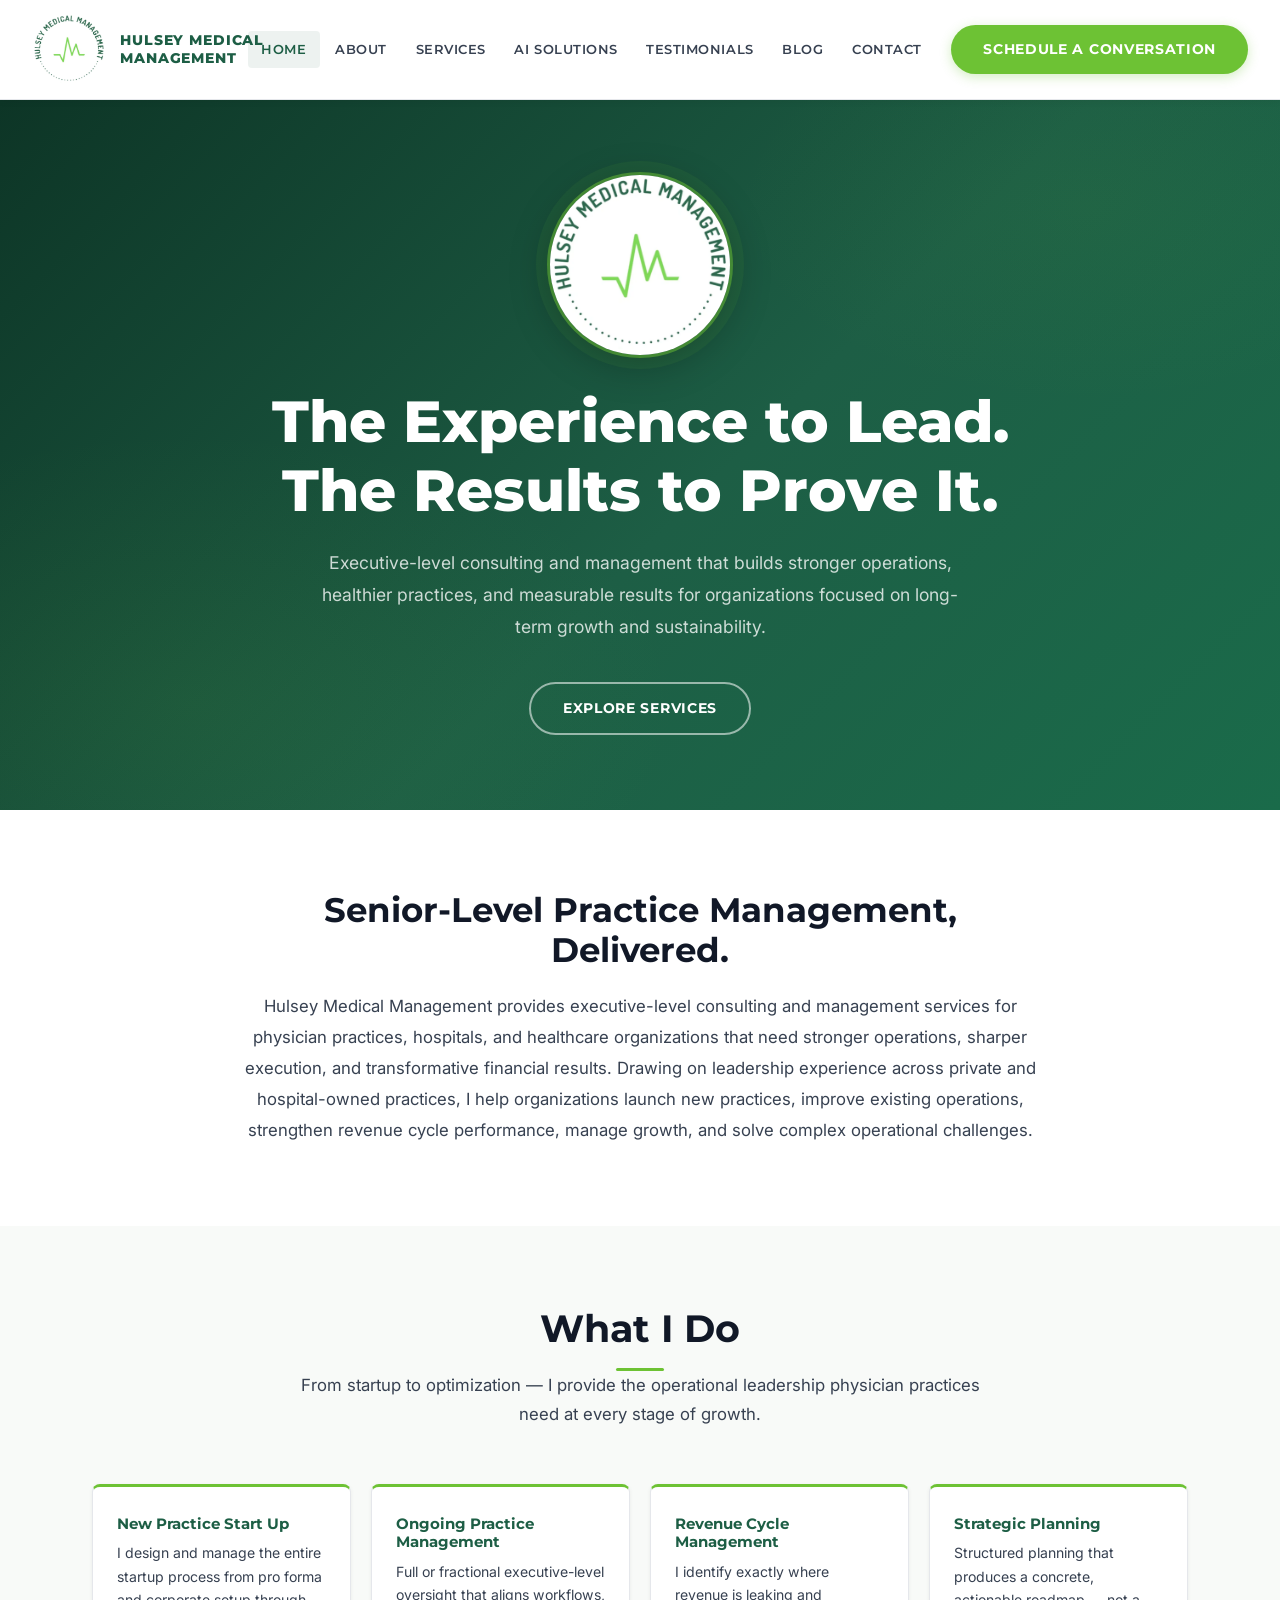
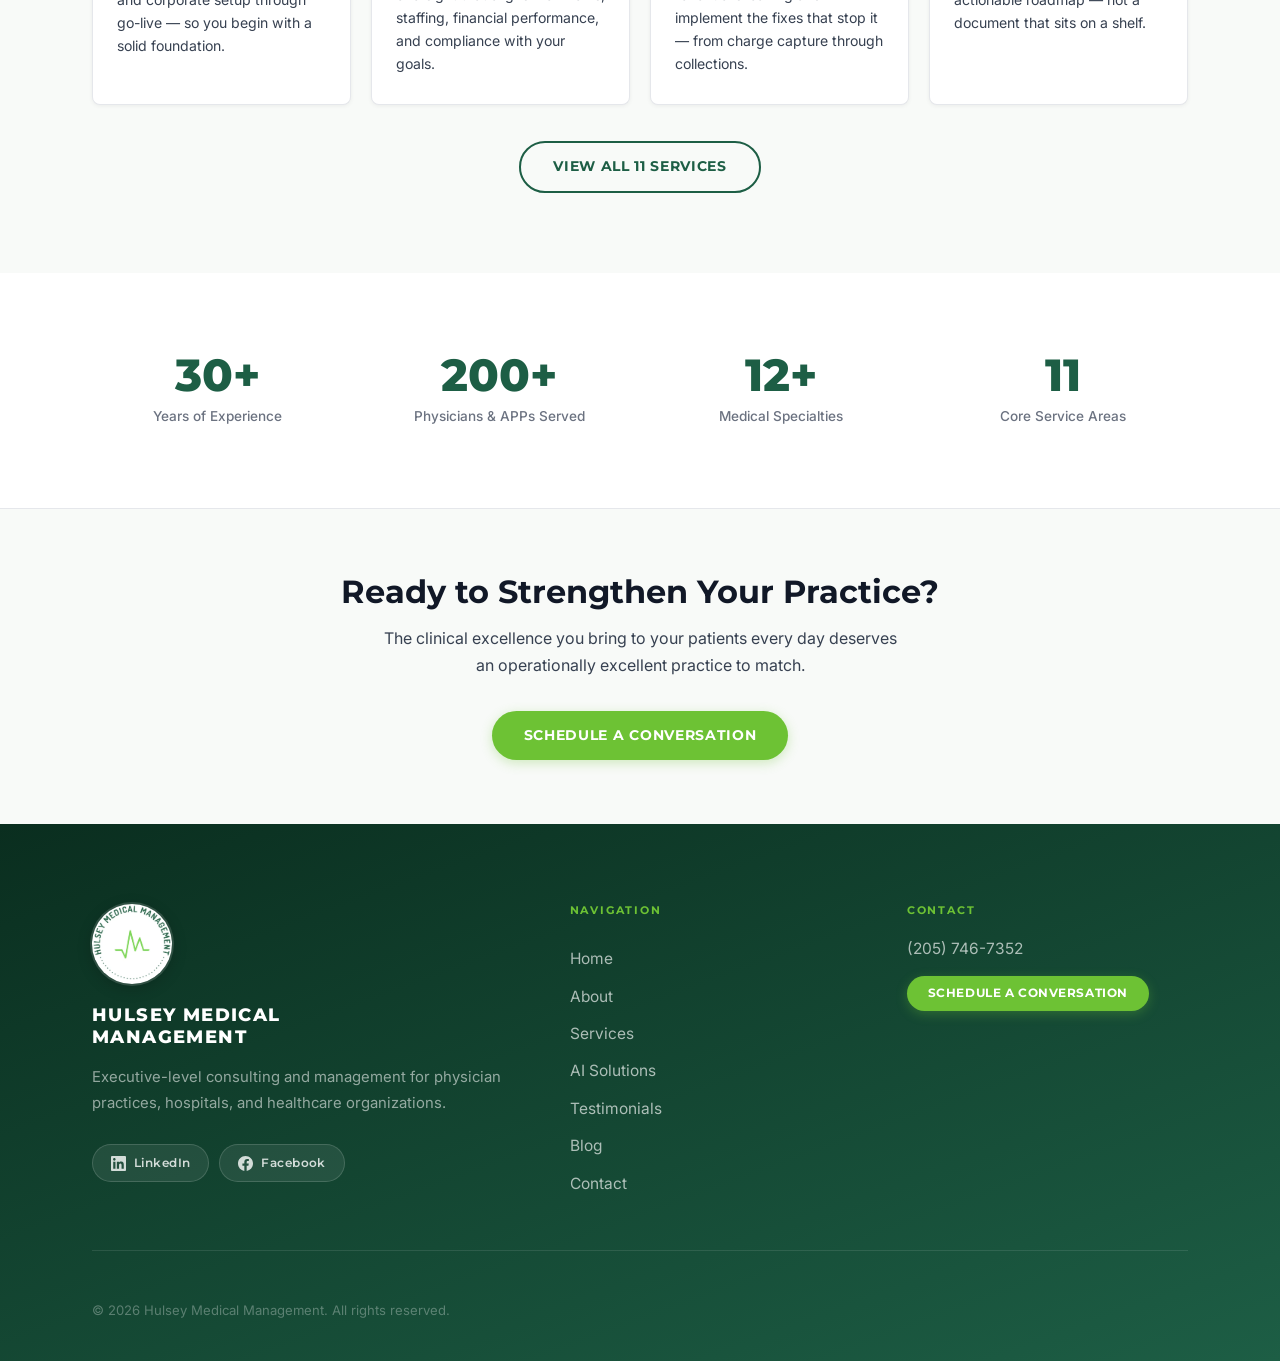
<file: index.html>
﻿<!DOCTYPE html>
<html lang="en">
<head>
  <meta charset="UTF-8" />
  <meta name="viewport" content="width=device-width, initial-scale=1.0" />
  <title>Hulsey Medical Management | Executive Physician Practice Consulting</title>
  <meta name="description" content="Executive-level consulting and management for physician practices, hospitals, and healthcare organizations. 30 years of proven leadership." />
  <link rel="stylesheet" href="css/styles.css?v=8" />
</head>
<body>

  <nav class="nav" role="navigation" aria-label="Main navigation">
    <div class="nav__inner">
      <a href="index.html" class="nav__logo"><img src="images/logo.png" alt="Hulsey Medical Management" /><span class="nav__logo-text">Hulsey Medical<br>Management</span></a>
      <ul class="nav__links" role="list">
        <li><a href="index.html">Home</a></li>
        <li><a href="about.html">About</a></li>
        <li><a href="services.html">Services</a></li>
        <li><a href="ai-services.html">AI Solutions</a></li>
        <li><a href="testimonials.html">Testimonials</a></li>
        <li><a href="blog.html">Blog</a></li>
        <li><a href="contact.html">Contact</a></li>
      </ul>
      <div class="nav__actions">
        <a href="contact.html" class="btn btn--primary nav__cta">Schedule a Conversation</a>
        <button class="nav__hamburger" aria-label="Toggle menu"><span></span><span></span><span></span></button>
      </div>
    </div>
  </nav>
  <nav class="nav__mobile" aria-label="Mobile navigation">
    <a href="index.html">Home</a><a href="about.html">About</a><a href="services.html">Services</a>
    <a href="ai-services.html">AI Solutions</a><a href="testimonials.html">Testimonials</a>
    <a href="blog.html">Blog</a><a href="contact.html">Contact</a>
  </nav>

  <!-- HERO -->
  <section class="hero" aria-label="Hero">
    <div class="hero__content">
      <div class="hero__logo">
        <img src="images/logo.png" alt="Hulsey Medical Management" />
      </div>
      <h1>The Experience to Lead.<br>The Results to Prove It.</h1>
      <p class="hero__sub">Executive-level consulting and management that builds stronger operations, healthier practices, and measurable results for organizations focused on long-term growth and sustainability.</p>
      <div class="hero__cta">
        <a href="services.html" class="btn btn--outline">Explore Services</a>
      </div>
    </div>
  </section>

  <!-- INTRO -->
  <section class="intro-block">
    <div class="container">
      <div class="intro-block__inner fade-in">
        <h2>Senior-Level Practice Management, Delivered.</h2>
        <p>Hulsey Medical Management provides executive-level consulting and management services for physician practices, hospitals, and healthcare organizations that need stronger operations, sharper execution, and transformative financial results. Drawing on leadership experience across private and hospital-owned practices, I help organizations launch new practices, improve existing operations, strengthen revenue cycle performance, manage growth, and solve complex operational challenges.</p>
      </div>
    </div>
  </section>

  <!-- SERVICES PREVIEW -->
  <section class="section section--tinted">
    <div class="container">
      <div class="section__header fade-in">
        <h2>What I Do</h2>
        <div class="section__divider"></div>
        <p>From startup to optimization — I provide the operational leadership physician practices need at every stage of growth.</p>
      </div>
      <div class="preview-grid">
        <div class="preview-card fade-in fade-in-delay-1">
          <h4>New Practice Start Up</h4>
          <p>I design and manage the entire startup process from pro forma and corporate setup through go-live — so you begin with a solid foundation.</p>
        </div>
        <div class="preview-card fade-in fade-in-delay-2">
          <h4>Ongoing Practice Management</h4>
          <p>Full or fractional executive-level oversight that aligns workflows, staffing, financial performance, and compliance with your goals.</p>
        </div>
        <div class="preview-card fade-in fade-in-delay-3">
          <h4>Revenue Cycle Management</h4>
          <p>I identify exactly where revenue is leaking and implement the fixes that stop it — from charge capture through collections.</p>
        </div>
        <div class="preview-card fade-in fade-in-delay-4">
          <h4>Strategic Planning</h4>
          <p>Structured planning that produces a concrete, actionable roadmap — not a document that sits on a shelf.</p>
        </div>
      </div>
      <div style="text-align:center; margin-top: 2.25rem;" class="fade-in">
        <a href="services.html" class="btn btn--ghost">View All 11 Services</a>
      </div>
    </div>
  </section>

  <!-- CREDENTIALS STRIP -->
  <section class="section">
    <div class="container">
      <div class="stats-row">
        <div class="fade-in">
          <div class="stat__number">30+</div>
          <div class="stat__label">Years of Experience</div>
        </div>
        <div class="fade-in fade-in-delay-1">
          <div class="stat__number">200+</div>
          <div class="stat__label">Physicians &amp; APPs Served</div>
        </div>
        <div class="fade-in fade-in-delay-2">
          <div class="stat__number">12+</div>
          <div class="stat__label">Medical Specialties</div>
        </div>
        <div class="fade-in fade-in-delay-3">
          <div class="stat__number">11</div>
          <div class="stat__label">Core Service Areas</div>
        </div>
      </div>
    </div>
  </section>

  <!-- CTA STRIP -->
  <div class="cta-strip">
    <div class="container">
      <div class="fade-in">
        <h2>Ready to Strengthen Your Practice?</h2>
        <p>The clinical excellence you bring to your patients every day deserves an operationally excellent practice to match.</p>
        <a href="contact.html" class="btn btn--primary">Schedule a Conversation</a>
      </div>
    </div>
  </div>

  <footer class="footer">
    <div class="container">
      <div class="footer__inner">
        <div class="footer__brand">
          <img src="images/logo.png" alt="Hulsey Medical Management" class="footer__logo" />
          <div class="footer__brand-name">Hulsey Medical<br>Management</div>
          <p>Executive-level consulting and management for physician practices, hospitals, and healthcare organizations.</p>
          <div class="footer__social">
            <a href="https://www.linkedin.com/company/109544073" target="_blank" rel="noopener" class="footer__social-link"><svg xmlns="http://www.w3.org/2000/svg" width="15" height="15" viewBox="0 0 24 24" fill="currentColor"><path d="M20.447 20.452h-3.554v-5.569c0-1.328-.027-3.037-1.852-3.037-1.853 0-2.136 1.445-2.136 2.939v5.667H9.351V9h3.414v1.561h.046c.477-.9 1.637-1.85 3.37-1.85 3.601 0 4.267 2.37 4.267 5.455v6.286zM5.337 7.433c-1.144 0-2.063-.926-2.063-2.065 0-1.138.92-2.063 2.063-2.063 1.14 0 2.064.925 2.064 2.063 0 1.139-.925 2.065-2.064 2.065zm1.782 13.019H3.555V9h3.564v11.452zM22.225 0H1.771C.792 0 0 .774 0 1.729v20.542C0 23.227.792 24 1.771 24h20.451C23.2 24 24 23.227 24 22.271V1.729C24 .774 23.2 0 22.222 0h.003z"/></svg> LinkedIn</a>
            <a href="https://www.facebook.com/profile.php?id=61579314591625" target="_blank" rel="noopener" class="footer__social-link"><svg xmlns="http://www.w3.org/2000/svg" width="15" height="15" viewBox="0 0 24 24" fill="currentColor"><path d="M24 12.073c0-6.627-5.373-12-12-12s-12 5.373-12 12c0 5.99 4.388 10.954 10.125 11.854v-8.385H7.078v-3.47h3.047V9.43c0-3.007 1.792-4.669 4.533-4.669 1.312 0 2.686.235 2.686.235v2.953H15.83c-1.491 0-1.956.925-1.956 1.874v2.25h3.328l-.532 3.47h-2.796v8.385C19.612 23.027 24 18.062 24 12.073z"/></svg> Facebook</a>
          </div>
        </div>
        <div>
          <h4>Navigation</h4>
          <ul class="footer__links">
            <li><a href="index.html">Home</a></li>
            <li><a href="about.html">About</a></li>
            <li><a href="services.html">Services</a></li>
            <li><a href="ai-services.html">AI Solutions</a></li>
            <li><a href="testimonials.html">Testimonials</a></li>
            <li><a href="blog.html">Blog</a></li>
            <li><a href="contact.html">Contact</a></li>
          </ul>
        </div>
        <div class="footer__contact">
          <h4>Contact</h4>
          <p><a href="tel:+12057467352">(205) 746-7352</a></p>
          <a href="contact.html" class="btn btn--primary btn--small footer__cta">Schedule a Conversation</a>
        </div>
      </div>
      <div class="footer__bottom">
        <p>&copy; 2026 Hulsey Medical Management. All rights reserved.</p>
        
      </div>
    </div>
  </footer>

  <script src="js/main.js"></script>
</body>
</html>
</file>
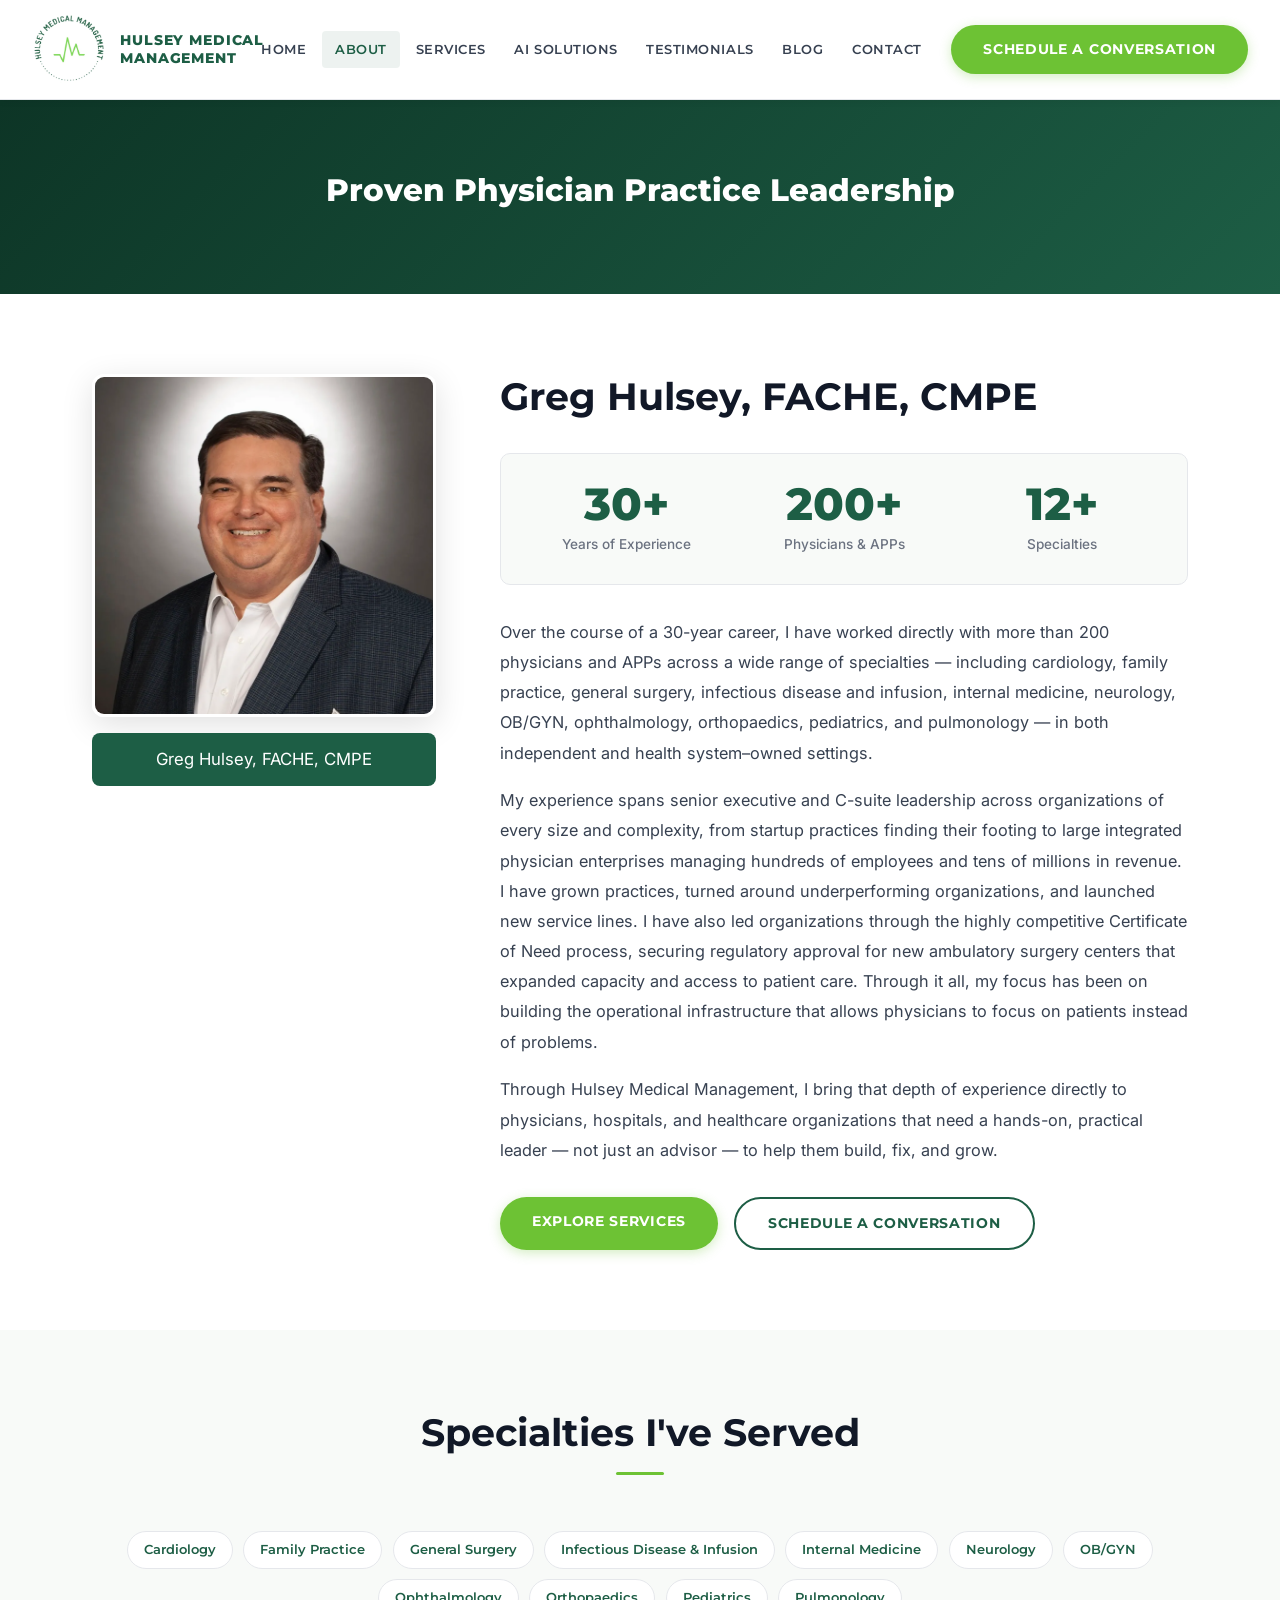
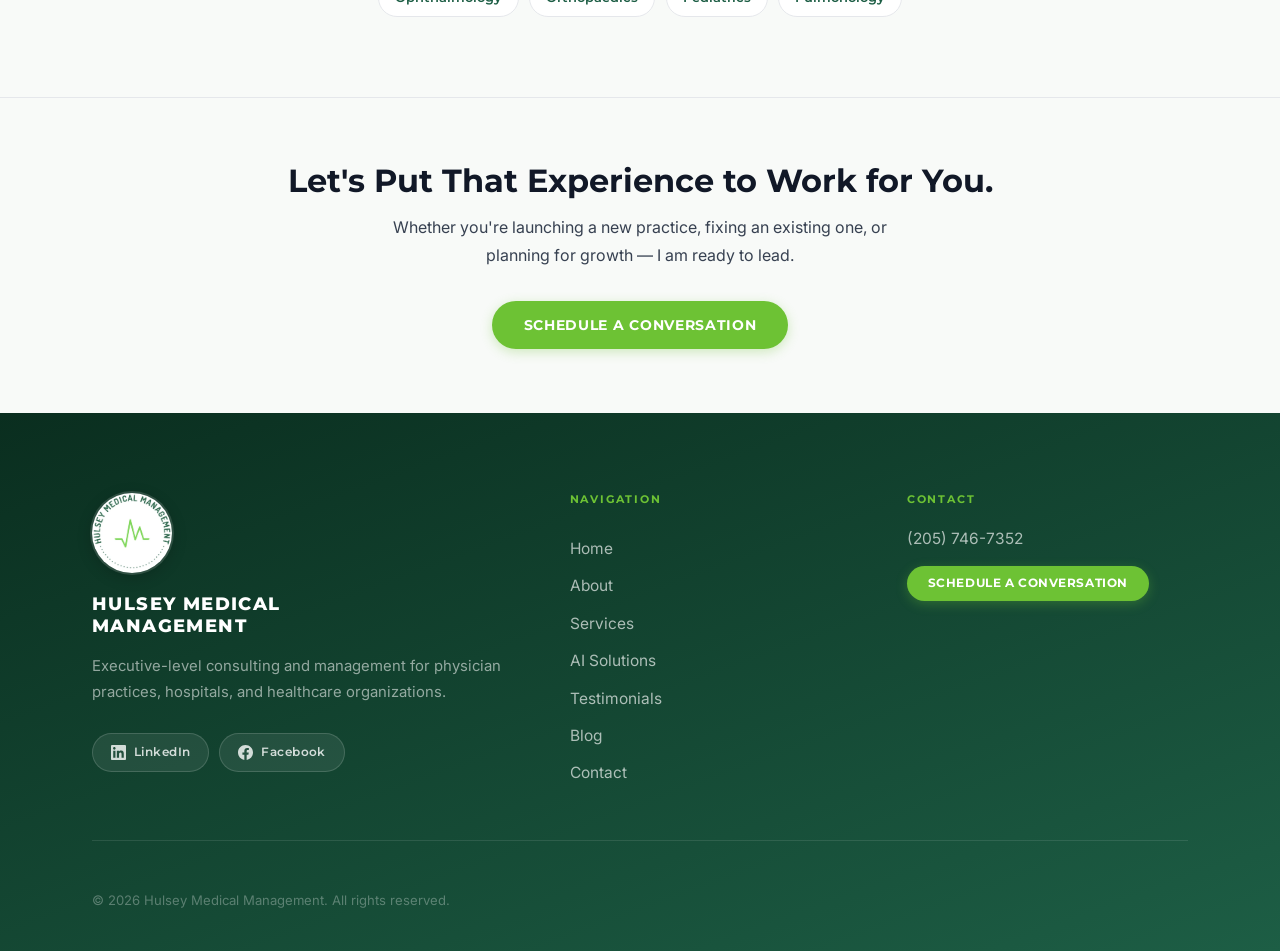
<file: about.html>
﻿<!DOCTYPE html>
<html lang="en">
<head>
  <meta charset="UTF-8" />
  <meta name="viewport" content="width=device-width, initial-scale=1.0" />
  <title>About Greg Hulsey | Hulsey Medical Management</title>
  <meta name="description" content="30 years of senior executive and C-suite leadership across physician practices of every size and complexity." />
  <link rel="stylesheet" href="css/styles.css?v=8" />
</head>
<body>

  <nav class="nav" role="navigation" aria-label="Main navigation">
    <div class="nav__inner">
      <a href="index.html" class="nav__logo"><img src="images/logo.png" alt="Hulsey Medical Management" /><span class="nav__logo-text">Hulsey Medical<br>Management</span></a>
      <ul class="nav__links" role="list">
        <li><a href="index.html">Home</a></li>
        <li><a href="about.html">About</a></li>
        <li><a href="services.html">Services</a></li>
        <li><a href="ai-services.html">AI Solutions</a></li>
        <li><a href="testimonials.html">Testimonials</a></li>
        <li><a href="blog.html">Blog</a></li>
        <li><a href="contact.html">Contact</a></li>
      </ul>
      <div class="nav__actions">
        <a href="contact.html" class="btn btn--primary nav__cta">Schedule a Conversation</a>
        <button class="nav__hamburger" aria-label="Toggle menu"><span></span><span></span><span></span></button>
      </div>
    </div>
  </nav>
  <nav class="nav__mobile" aria-label="Mobile navigation">
    <a href="index.html">Home</a><a href="about.html">About</a><a href="services.html">Services</a>
    <a href="ai-services.html">AI Solutions</a><a href="testimonials.html">Testimonials</a>
    <a href="blog.html">Blog</a><a href="contact.html">Contact</a>
  </nav>

  <header class="page-header">
    <div class="container">
      <div class="fade-in">
        <h1>Proven Physician Practice Leadership</h1>
      </div>
    </div>
  </header>

  <section class="section">
    <div class="container">
      <div class="about-layout">

        <div class="about-photo fade-in">
          <img src="images/greg-hulsey.png" alt="Greg Hulsey, FACHE, CMPE" />
          <div class="about-photo__tag">
            <span>Greg Hulsey, FACHE, CMPE</span>
          </div>
        </div>

        <div class="about-content fade-in fade-in-delay-1">
          <h2>Greg Hulsey, FACHE, CMPE</h2>

          <div class="about-stats">
            <div style="text-align:center;">
              <div class="stat__number">30+</div>
              <div class="stat__label">Years of Experience</div>
            </div>
            <div style="text-align:center;">
              <div class="stat__number">200+</div>
              <div class="stat__label">Physicians &amp; APPs</div>
            </div>
            <div style="text-align:center;">
              <div class="stat__number">12+</div>
              <div class="stat__label">Specialties</div>
            </div>
          </div>

          <p>Over the course of a 30-year career, I have worked directly with more than 200 physicians and APPs across a wide range of specialties — including cardiology, family practice, general surgery, infectious disease and infusion, internal medicine, neurology, OB/GYN, ophthalmology, orthopaedics, pediatrics, and pulmonology — in both independent and health system–owned settings.</p>

          <p>My experience spans senior executive and C-suite leadership across organizations of every size and complexity, from startup practices finding their footing to large integrated physician enterprises managing hundreds of employees and tens of millions in revenue. I have grown practices, turned around underperforming organizations, and launched new service lines. I have also led organizations through the highly competitive Certificate of Need process, securing regulatory approval for new ambulatory surgery centers that expanded capacity and access to patient care. Through it all, my focus has been on building the operational infrastructure that allows physicians to focus on patients instead of problems.</p>

          <p>Through Hulsey Medical Management, I bring that depth of experience directly to physicians, hospitals, and healthcare organizations that need a hands-on, practical leader — not just an advisor — to help them build, fix, and grow.</p>

          <div style="margin-top: 2rem; display: flex; gap: 1rem; flex-wrap: wrap;">
            <a href="services.html" class="btn btn--primary">Explore Services</a>
            <a href="contact.html" class="btn btn--ghost">Schedule a Conversation</a>
          </div>
        </div>

      </div>
    </div>
  </section>

  <!-- SPECIALTIES -->
  <section class="section section--tinted">
    <div class="container">
      <div class="section__header fade-in">
        <h2>Specialties I've Served</h2>
        <div class="section__divider"></div>
      </div>
      <div style="display:flex; flex-wrap:wrap; gap:0.65rem; justify-content:center;" class="fade-in fade-in-delay-1">
        <span style="background:var(--white); border:1.5px solid var(--border); color:var(--dark-green); padding:0.45rem 1rem; border-radius:50px; font-family:'Montserrat',sans-serif; font-size:0.8rem; font-weight:600;">Cardiology</span>
        <span style="background:var(--white); border:1.5px solid var(--border); color:var(--dark-green); padding:0.45rem 1rem; border-radius:50px; font-family:'Montserrat',sans-serif; font-size:0.8rem; font-weight:600;">Family Practice</span>
        <span style="background:var(--white); border:1.5px solid var(--border); color:var(--dark-green); padding:0.45rem 1rem; border-radius:50px; font-family:'Montserrat',sans-serif; font-size:0.8rem; font-weight:600;">General Surgery</span>
        <span style="background:var(--white); border:1.5px solid var(--border); color:var(--dark-green); padding:0.45rem 1rem; border-radius:50px; font-family:'Montserrat',sans-serif; font-size:0.8rem; font-weight:600;">Infectious Disease &amp; Infusion</span>
        <span style="background:var(--white); border:1.5px solid var(--border); color:var(--dark-green); padding:0.45rem 1rem; border-radius:50px; font-family:'Montserrat',sans-serif; font-size:0.8rem; font-weight:600;">Internal Medicine</span>
        <span style="background:var(--white); border:1.5px solid var(--border); color:var(--dark-green); padding:0.45rem 1rem; border-radius:50px; font-family:'Montserrat',sans-serif; font-size:0.8rem; font-weight:600;">Neurology</span>
        <span style="background:var(--white); border:1.5px solid var(--border); color:var(--dark-green); padding:0.45rem 1rem; border-radius:50px; font-family:'Montserrat',sans-serif; font-size:0.8rem; font-weight:600;">OB/GYN</span>
        <span style="background:var(--white); border:1.5px solid var(--border); color:var(--dark-green); padding:0.45rem 1rem; border-radius:50px; font-family:'Montserrat',sans-serif; font-size:0.8rem; font-weight:600;">Ophthalmology</span>
        <span style="background:var(--white); border:1.5px solid var(--border); color:var(--dark-green); padding:0.45rem 1rem; border-radius:50px; font-family:'Montserrat',sans-serif; font-size:0.8rem; font-weight:600;">Orthopaedics</span>
        <span style="background:var(--white); border:1.5px solid var(--border); color:var(--dark-green); padding:0.45rem 1rem; border-radius:50px; font-family:'Montserrat',sans-serif; font-size:0.8rem; font-weight:600;">Pediatrics</span>
        <span style="background:var(--white); border:1.5px solid var(--border); color:var(--dark-green); padding:0.45rem 1rem; border-radius:50px; font-family:'Montserrat',sans-serif; font-size:0.8rem; font-weight:600;">Pulmonology</span>
      </div>
    </div>
  </section>

  <div class="cta-strip">
    <div class="container">
      <div class="fade-in">
        <h2>Let's Put That Experience to Work for You.</h2>
        <p>Whether you're launching a new practice, fixing an existing one, or planning for growth — I am ready to lead.</p>
        <a href="contact.html" class="btn btn--primary">Schedule a Conversation</a>
      </div>
    </div>
  </div>

  <footer class="footer">
    <div class="container">
      <div class="footer__inner">
        <div class="footer__brand">
          <img src="images/logo.png" alt="Hulsey Medical Management" class="footer__logo" />
          <div class="footer__brand-name">Hulsey Medical<br>Management</div>
          <p>Executive-level consulting and management for physician practices, hospitals, and healthcare organizations.</p>
          <div class="footer__social">
            <a href="https://www.linkedin.com/company/109544073" target="_blank" rel="noopener" class="footer__social-link"><svg xmlns="http://www.w3.org/2000/svg" width="15" height="15" viewBox="0 0 24 24" fill="currentColor"><path d="M20.447 20.452h-3.554v-5.569c0-1.328-.027-3.037-1.852-3.037-1.853 0-2.136 1.445-2.136 2.939v5.667H9.351V9h3.414v1.561h.046c.477-.9 1.637-1.85 3.37-1.85 3.601 0 4.267 2.37 4.267 5.455v6.286zM5.337 7.433c-1.144 0-2.063-.926-2.063-2.065 0-1.138.92-2.063 2.063-2.063 1.14 0 2.064.925 2.064 2.063 0 1.139-.925 2.065-2.064 2.065zm1.782 13.019H3.555V9h3.564v11.452zM22.225 0H1.771C.792 0 0 .774 0 1.729v20.542C0 23.227.792 24 1.771 24h20.451C23.2 24 24 23.227 24 22.271V1.729C24 .774 23.2 0 22.222 0h.003z"/></svg> LinkedIn</a>
            <a href="https://www.facebook.com/profile.php?id=61579314591625" target="_blank" rel="noopener" class="footer__social-link"><svg xmlns="http://www.w3.org/2000/svg" width="15" height="15" viewBox="0 0 24 24" fill="currentColor"><path d="M24 12.073c0-6.627-5.373-12-12-12s-12 5.373-12 12c0 5.99 4.388 10.954 10.125 11.854v-8.385H7.078v-3.47h3.047V9.43c0-3.007 1.792-4.669 4.533-4.669 1.312 0 2.686.235 2.686.235v2.953H15.83c-1.491 0-1.956.925-1.956 1.874v2.25h3.328l-.532 3.47h-2.796v8.385C19.612 23.027 24 18.062 24 12.073z"/></svg> Facebook</a>
          </div>
        </div>
        <div>
          <h4>Navigation</h4>
          <ul class="footer__links">
            <li><a href="index.html">Home</a></li>
            <li><a href="about.html">About</a></li>
            <li><a href="services.html">Services</a></li>
            <li><a href="ai-services.html">AI Solutions</a></li>
            <li><a href="testimonials.html">Testimonials</a></li>
            <li><a href="blog.html">Blog</a></li>
            <li><a href="contact.html">Contact</a></li>
          </ul>
        </div>
        <div class="footer__contact">
          <h4>Contact</h4>
          <p><a href="tel:+12057467352">(205) 746-7352</a></p>
          <a href="contact.html" class="btn btn--primary btn--small footer__cta">Schedule a Conversation</a>
        </div>
      </div>
      <div class="footer__bottom">
        <p>&copy; 2026 Hulsey Medical Management. All rights reserved.</p>
        
      </div>
    </div>
  </footer>

  <script src="js/main.js"></script>
</body>
</html>
</file>
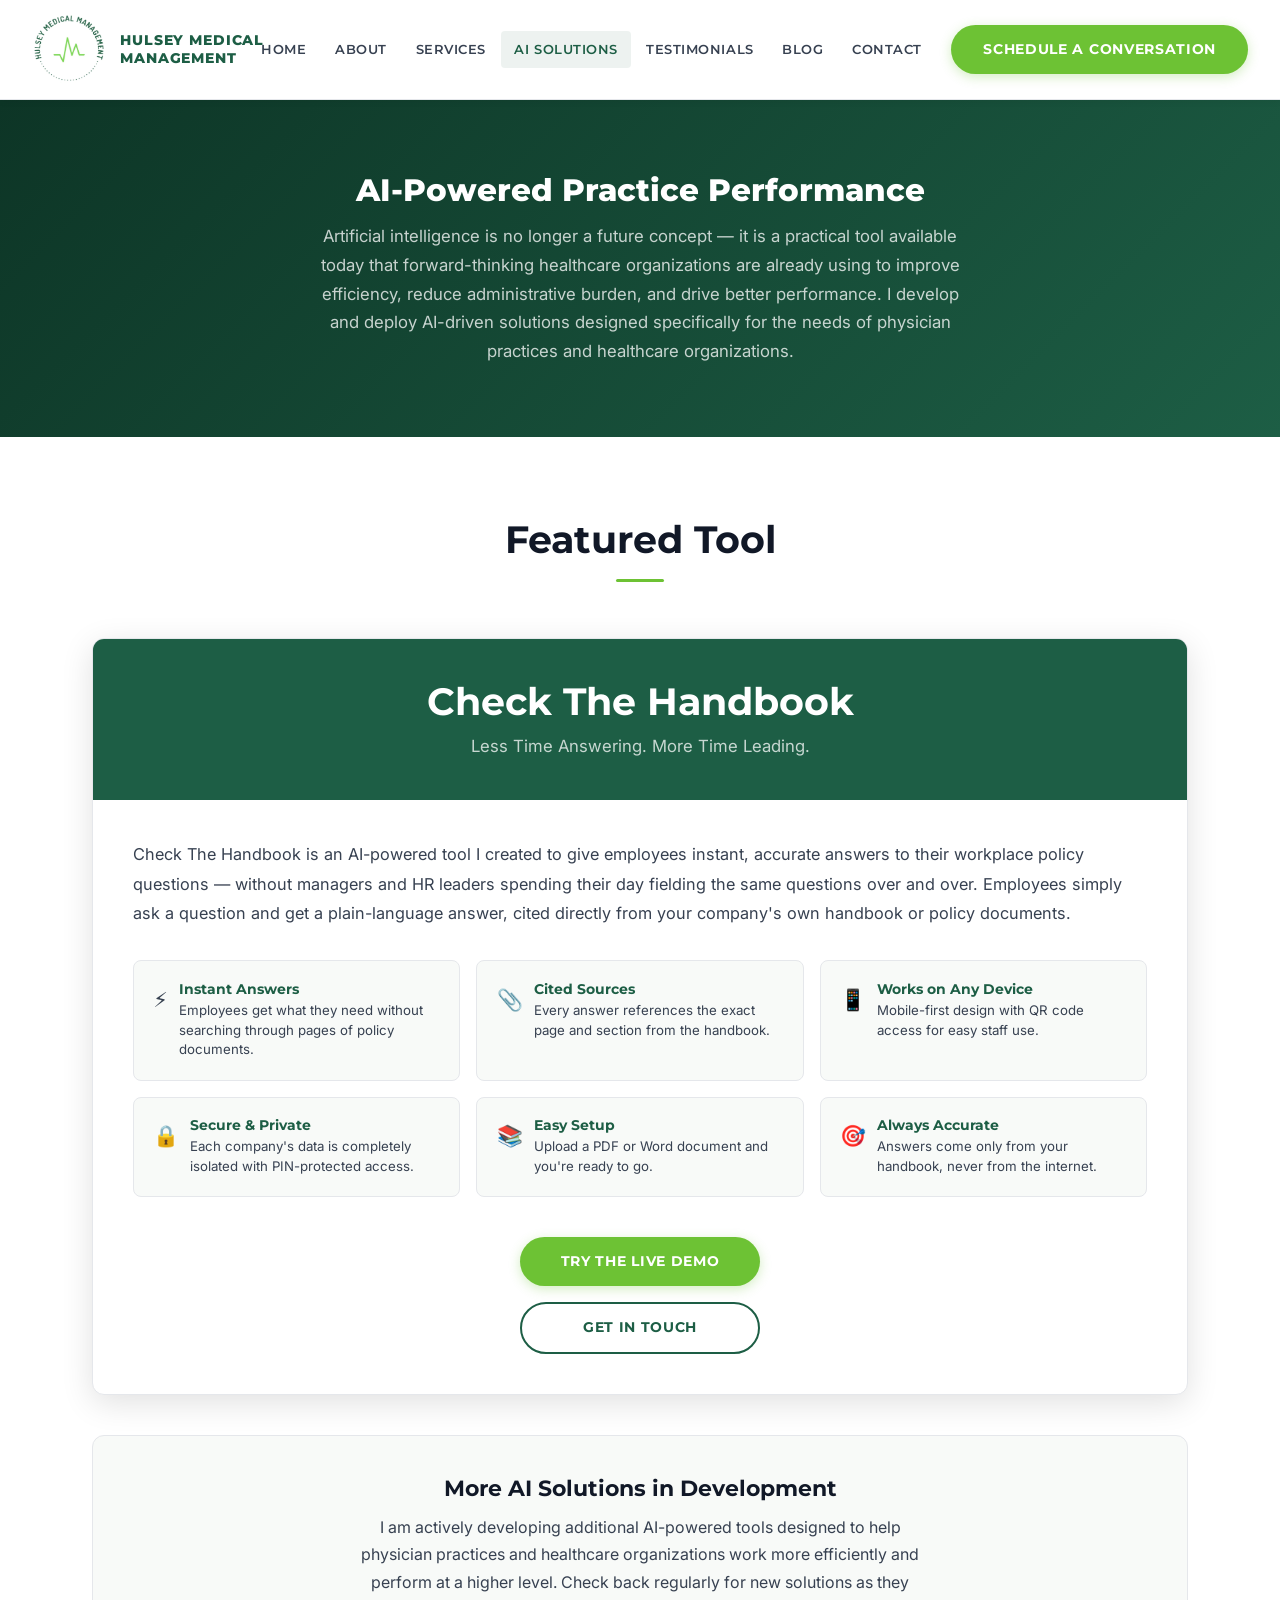
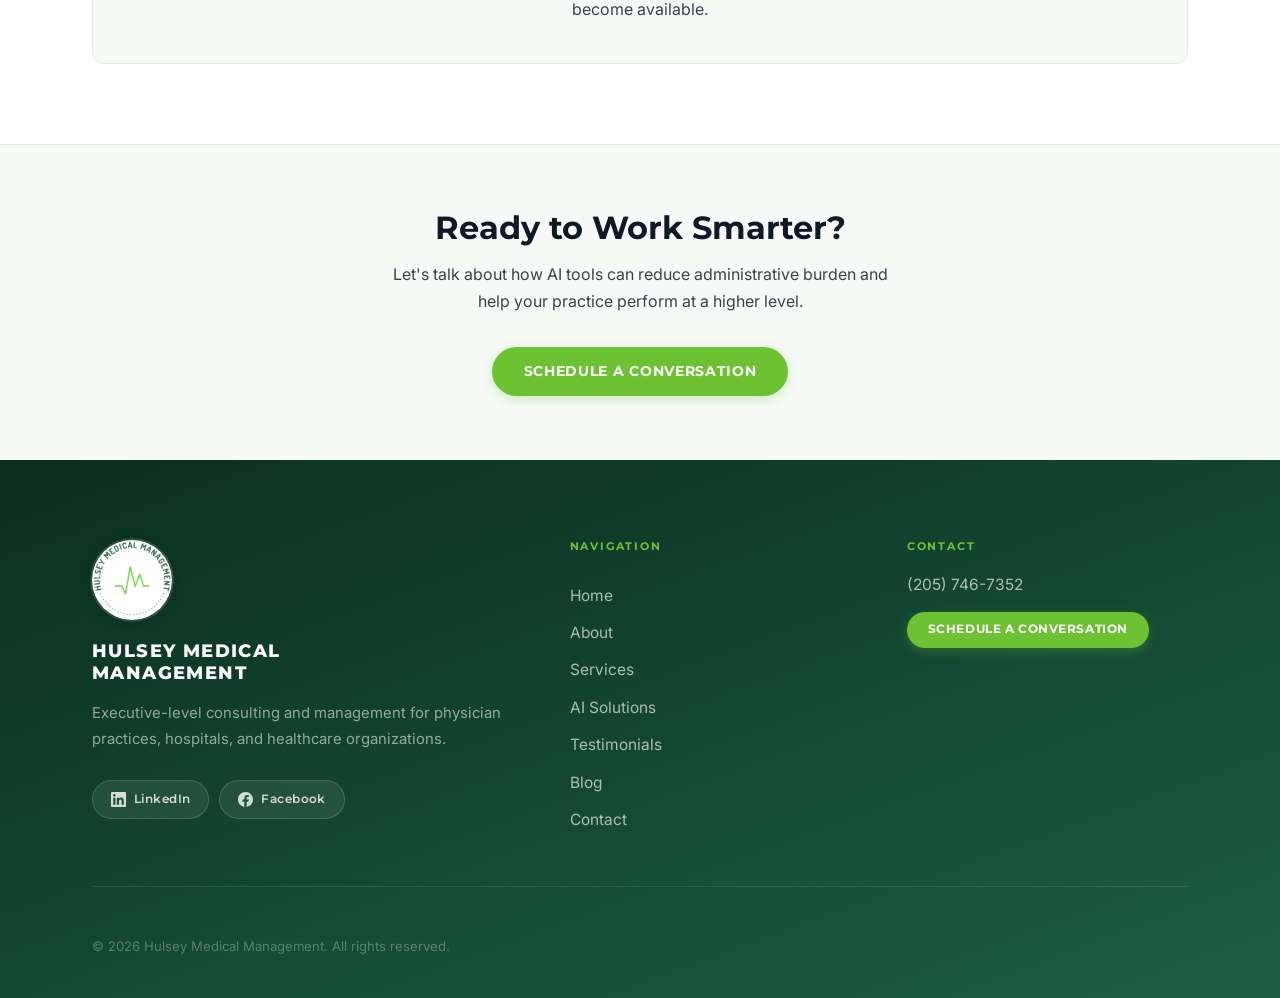
<file: ai-services.html>
﻿<!DOCTYPE html>
<html lang="en">
<head>
  <meta charset="UTF-8" />
  <meta name="viewport" content="width=device-width, initial-scale=1.0" />
  <title>AI Solutions | Hulsey Medical Management</title>
  <meta name="description" content="AI-powered tools designed specifically for physician practices and healthcare organizations — including Check The Handbook." />
  <link rel="stylesheet" href="css/styles.css?v=8" />
</head>
<body>

  <nav class="nav" role="navigation" aria-label="Main navigation">
    <div class="nav__inner">
      <a href="index.html" class="nav__logo"><img src="images/logo.png" alt="Hulsey Medical Management" /><span class="nav__logo-text">Hulsey Medical<br>Management</span></a>
      <ul class="nav__links" role="list">
        <li><a href="index.html">Home</a></li>
        <li><a href="about.html">About</a></li>
        <li><a href="services.html">Services</a></li>
        <li><a href="ai-services.html">AI Solutions</a></li>
        <li><a href="testimonials.html">Testimonials</a></li>
        <li><a href="blog.html">Blog</a></li>
        <li><a href="contact.html">Contact</a></li>
      </ul>
      <div class="nav__actions">
        <a href="contact.html" class="btn btn--primary nav__cta">Schedule a Conversation</a>
        <button class="nav__hamburger" aria-label="Toggle menu"><span></span><span></span><span></span></button>
      </div>
    </div>
  </nav>
  <nav class="nav__mobile" aria-label="Mobile navigation">
    <a href="index.html">Home</a><a href="about.html">About</a><a href="services.html">Services</a>
    <a href="ai-services.html">AI Solutions</a><a href="testimonials.html">Testimonials</a>
    <a href="blog.html">Blog</a><a href="contact.html">Contact</a>
  </nav>

  <header class="page-header">
    <div class="container">
      <div class="fade-in">
        <h1>AI-Powered Practice Performance</h1>
        <p>Artificial intelligence is no longer a future concept — it is a practical tool available today that forward-thinking healthcare organizations are already using to improve efficiency, reduce administrative burden, and drive better performance. I develop and deploy AI-driven solutions designed specifically for the needs of physician practices and healthcare organizations.</p>
      </div>
    </div>
  </header>

  <section class="section">
    <div class="container">

      <div class="section__header fade-in">
        <h2>Featured Tool</h2>
        <div class="section__divider"></div>
      </div>

      <div class="featured-tool fade-in fade-in-delay-1">
        <div class="featured-tool__header">
          <h2>Check The Handbook</h2>
          <p>Less Time Answering. More Time Leading.</p>
        </div>
        <div class="featured-tool__body">
          <p>Check The Handbook is an AI-powered tool I created to give employees instant, accurate answers to their workplace policy questions — without managers and HR leaders spending their day fielding the same questions over and over. Employees simply ask a question and get a plain-language answer, cited directly from your company's own handbook or policy documents.</p>

          <div class="features-grid">
            <div class="feature-item">
              <div class="feature-item__icon">⚡</div>
              <div>
                <h4>Instant Answers</h4>
                <p>Employees get what they need without searching through pages of policy documents.</p>
              </div>
            </div>
            <div class="feature-item">
              <div class="feature-item__icon">📎</div>
              <div>
                <h4>Cited Sources</h4>
                <p>Every answer references the exact page and section from the handbook.</p>
              </div>
            </div>
            <div class="feature-item">
              <div class="feature-item__icon">📱</div>
              <div>
                <h4>Works on Any Device</h4>
                <p>Mobile-first design with QR code access for easy staff use.</p>
              </div>
            </div>
            <div class="feature-item">
              <div class="feature-item__icon">🔒</div>
              <div>
                <h4>Secure &amp; Private</h4>
                <p>Each company's data is completely isolated with PIN-protected access.</p>
              </div>
            </div>
            <div class="feature-item">
              <div class="feature-item__icon">📚</div>
              <div>
                <h4>Easy Setup</h4>
                <p>Upload a PDF or Word document and you're ready to go.</p>
              </div>
            </div>
            <div class="feature-item">
              <div class="feature-item__icon">🎯</div>
              <div>
                <h4>Always Accurate</h4>
                <p>Answers come only from your handbook, never from the internet.</p>
              </div>
            </div>
          </div>

          <div class="featured-tool__ctas">
            <a href="https://check-the-handbook.onrender.com/demo/chat" target="_blank" rel="noopener" class="btn btn--primary">Try the Live Demo</a>
            <a href="contact.html" class="btn btn--ghost">Get in Touch</a>
          </div>
        </div>
      </div>

      <div class="coming-soon fade-in fade-in-delay-2">
        <h3>More AI Solutions in Development</h3>
        <p>I am actively developing additional AI-powered tools designed to help physician practices and healthcare organizations work more efficiently and perform at a higher level. Check back regularly for new solutions as they become available.</p>
      </div>

    </div>
  </section>

  <div class="cta-strip">
    <div class="container">
      <div class="fade-in">
        <h2>Ready to Work Smarter?</h2>
        <p>Let's talk about how AI tools can reduce administrative burden and help your practice perform at a higher level.</p>
        <a href="contact.html" class="btn btn--primary">Schedule a Conversation</a>
      </div>
    </div>
  </div>

  <footer class="footer">
    <div class="container">
      <div class="footer__inner">
        <div class="footer__brand">
          <img src="images/logo.png" alt="Hulsey Medical Management" class="footer__logo" />
          <div class="footer__brand-name">Hulsey Medical<br>Management</div>
          <p>Executive-level consulting and management for physician practices, hospitals, and healthcare organizations.</p>
          <div class="footer__social">
            <a href="https://www.linkedin.com/company/109544073" target="_blank" rel="noopener" class="footer__social-link"><svg xmlns="http://www.w3.org/2000/svg" width="15" height="15" viewBox="0 0 24 24" fill="currentColor"><path d="M20.447 20.452h-3.554v-5.569c0-1.328-.027-3.037-1.852-3.037-1.853 0-2.136 1.445-2.136 2.939v5.667H9.351V9h3.414v1.561h.046c.477-.9 1.637-1.85 3.37-1.85 3.601 0 4.267 2.37 4.267 5.455v6.286zM5.337 7.433c-1.144 0-2.063-.926-2.063-2.065 0-1.138.92-2.063 2.063-2.063 1.14 0 2.064.925 2.064 2.063 0 1.139-.925 2.065-2.064 2.065zm1.782 13.019H3.555V9h3.564v11.452zM22.225 0H1.771C.792 0 0 .774 0 1.729v20.542C0 23.227.792 24 1.771 24h20.451C23.2 24 24 23.227 24 22.271V1.729C24 .774 23.2 0 22.222 0h.003z"/></svg> LinkedIn</a>
            <a href="https://www.facebook.com/profile.php?id=61579314591625" target="_blank" rel="noopener" class="footer__social-link"><svg xmlns="http://www.w3.org/2000/svg" width="15" height="15" viewBox="0 0 24 24" fill="currentColor"><path d="M24 12.073c0-6.627-5.373-12-12-12s-12 5.373-12 12c0 5.99 4.388 10.954 10.125 11.854v-8.385H7.078v-3.47h3.047V9.43c0-3.007 1.792-4.669 4.533-4.669 1.312 0 2.686.235 2.686.235v2.953H15.83c-1.491 0-1.956.925-1.956 1.874v2.25h3.328l-.532 3.47h-2.796v8.385C19.612 23.027 24 18.062 24 12.073z"/></svg> Facebook</a>
          </div>
        </div>
        <div>
          <h4>Navigation</h4>
          <ul class="footer__links">
            <li><a href="index.html">Home</a></li>
            <li><a href="about.html">About</a></li>
            <li><a href="services.html">Services</a></li>
            <li><a href="ai-services.html">AI Solutions</a></li>
            <li><a href="testimonials.html">Testimonials</a></li>
            <li><a href="blog.html">Blog</a></li>
            <li><a href="contact.html">Contact</a></li>
          </ul>
        </div>
        <div class="footer__contact">
          <h4>Contact</h4>
          <p><a href="tel:+12057467352">(205) 746-7352</a></p>
          <a href="contact.html" class="btn btn--primary btn--small footer__cta">Schedule a Conversation</a>
        </div>
      </div>
      <div class="footer__bottom">
        <p>&copy; 2026 Hulsey Medical Management. All rights reserved.</p>
        
      </div>
    </div>
  </footer>

  <script src="js/main.js"></script>
</body>
</html>
</file>
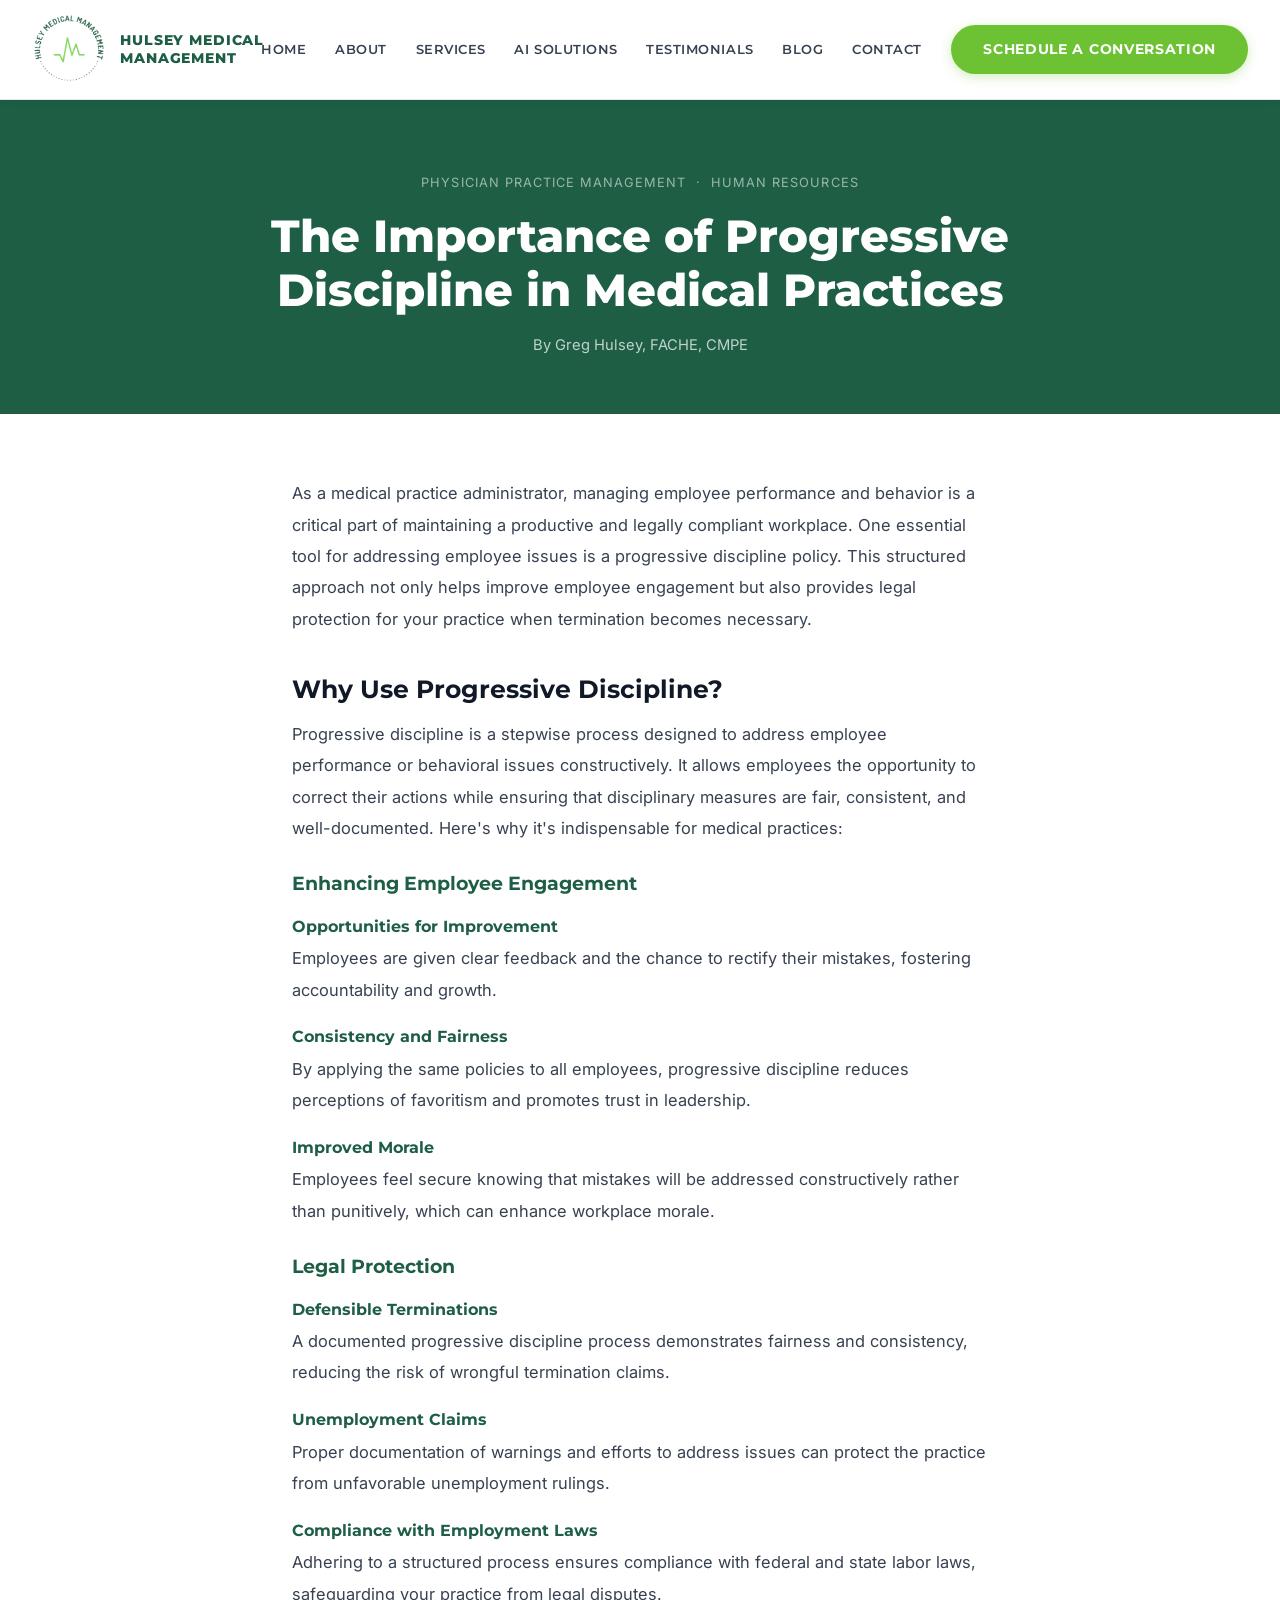
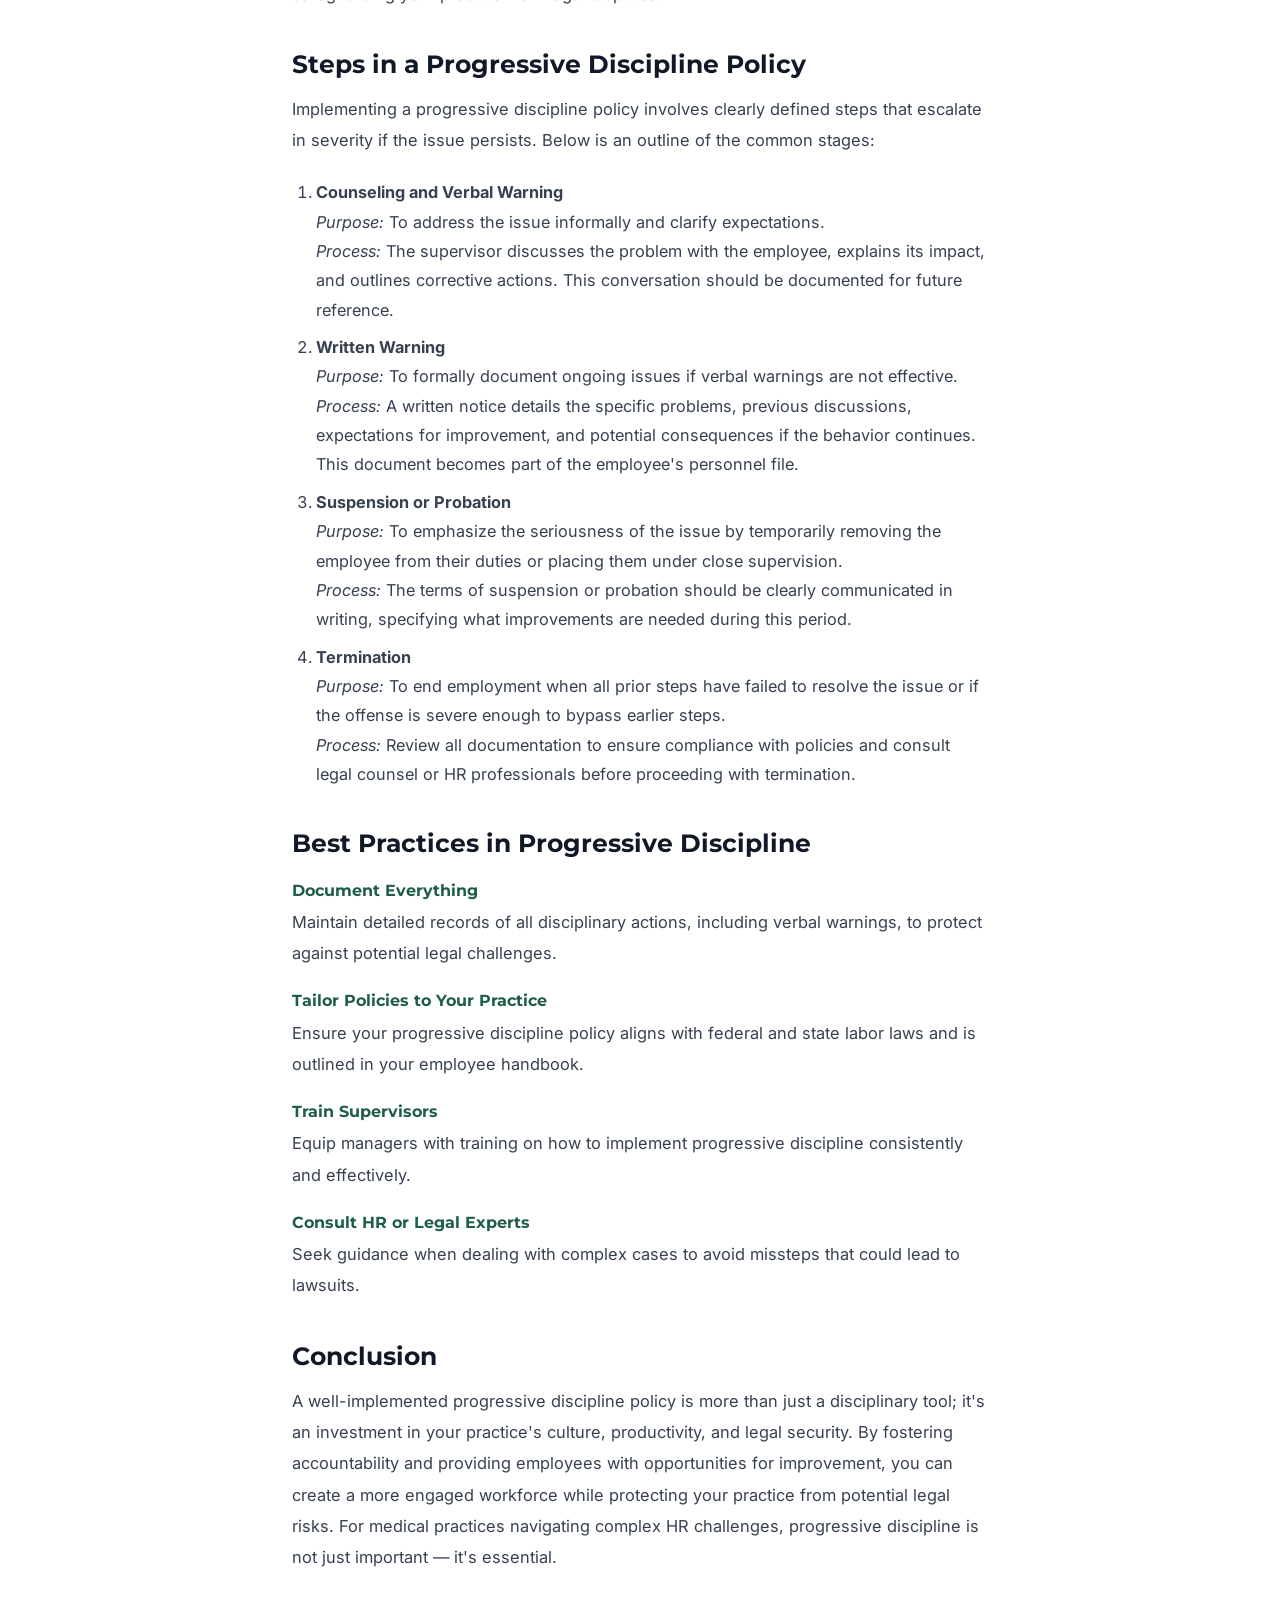
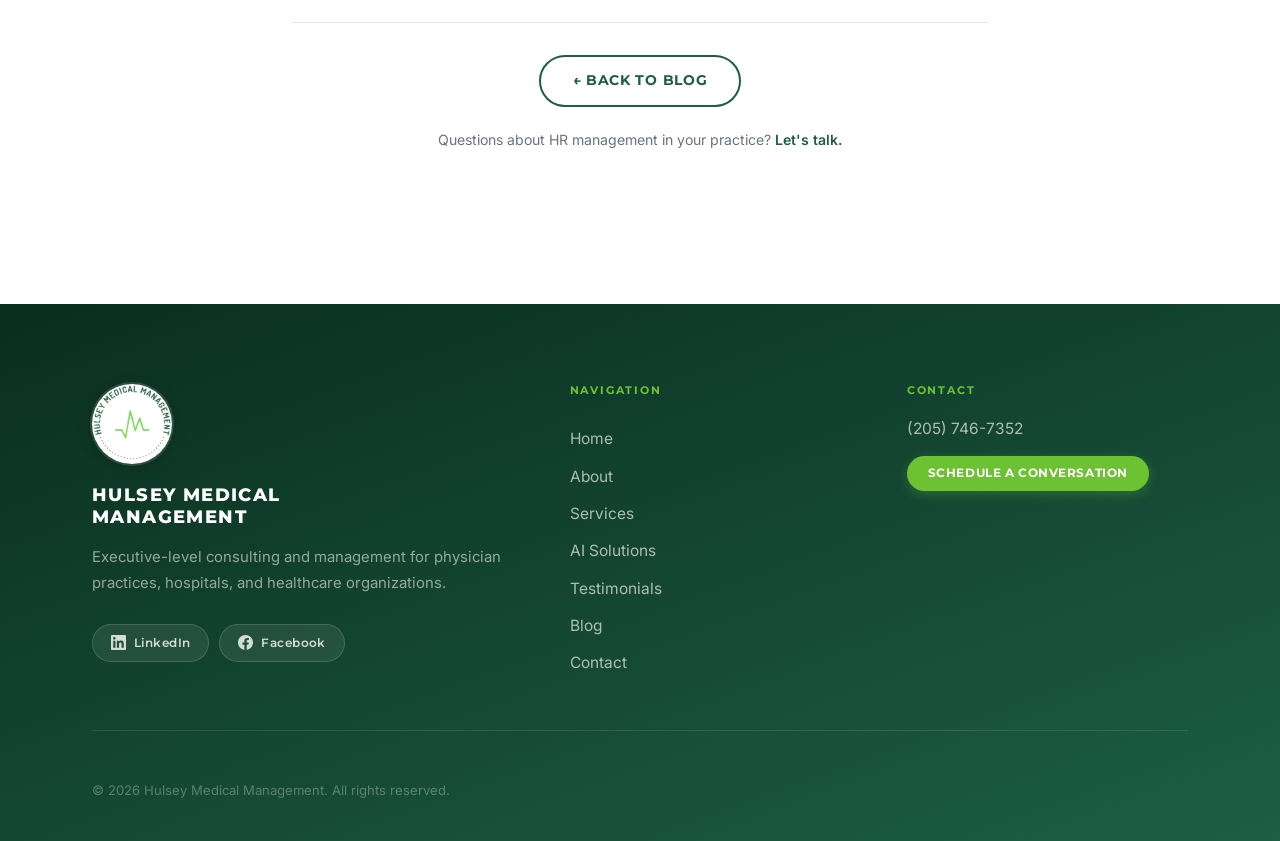
<file: blog-post.html>
﻿<!DOCTYPE html>
<html lang="en">
<head>
  <meta charset="UTF-8" />
  <meta name="viewport" content="width=device-width, initial-scale=1.0" />
  <title>The Importance of Progressive Discipline in Medical Practices | Hulsey Medical Management</title>
  <meta name="description" content="Progressive discipline is more than a disciplinary tool — it is an investment in your practice's culture, productivity, and legal security." />
  <link rel="stylesheet" href="css/styles.css?v=8" />
</head>
<body>

  <nav class="nav" role="navigation" aria-label="Main navigation">
    <div class="nav__inner">
      <a href="index.html" class="nav__logo"><img src="images/logo.png" alt="Hulsey Medical Management" /><span class="nav__logo-text">Hulsey Medical<br>Management</span></a>
      <ul class="nav__links" role="list">
        <li><a href="index.html">Home</a></li>
        <li><a href="about.html">About</a></li>
        <li><a href="services.html">Services</a></li>
        <li><a href="ai-services.html">AI Solutions</a></li>
        <li><a href="testimonials.html">Testimonials</a></li>
        <li><a href="blog.html">Blog</a></li>
        <li><a href="contact.html">Contact</a></li>
      </ul>
      <div class="nav__actions">
        <a href="contact.html" class="btn btn--primary nav__cta">Schedule a Conversation</a>
        <button class="nav__hamburger" aria-label="Toggle menu"><span></span><span></span><span></span></button>
      </div>
    </div>
  </nav>
  <nav class="nav__mobile" aria-label="Mobile navigation">
    <a href="index.html">Home</a><a href="about.html">About</a><a href="services.html">Services</a>
    <a href="ai-services.html">AI Solutions</a><a href="testimonials.html">Testimonials</a>
    <a href="blog.html">Blog</a><a href="contact.html">Contact</a>
  </nav>

  <header class="post-header">
    <div class="container">
      <div class="fade-in">
        <div class="post-header__meta">Physician Practice Management &nbsp;·&nbsp; Human Resources</div>
        <h1>The Importance of Progressive Discipline in Medical Practices</h1>
        <div class="post-header__author">By Greg Hulsey, FACHE, CMPE</div>
      </div>
    </div>
  </header>

  <article class="post-body fade-in">

    <p>As a medical practice administrator, managing employee performance and behavior is a critical part of maintaining a productive and legally compliant workplace. One essential tool for addressing employee issues is a progressive discipline policy. This structured approach not only helps improve employee engagement but also provides legal protection for your practice when termination becomes necessary.</p>

    <h2>Why Use Progressive Discipline?</h2>

    <p>Progressive discipline is a stepwise process designed to address employee performance or behavioral issues constructively. It allows employees the opportunity to correct their actions while ensuring that disciplinary measures are fair, consistent, and well-documented. Here's why it's indispensable for medical practices:</p>

    <h3>Enhancing Employee Engagement</h3>

    <h4>Opportunities for Improvement</h4>
    <p>Employees are given clear feedback and the chance to rectify their mistakes, fostering accountability and growth.</p>

    <h4>Consistency and Fairness</h4>
    <p>By applying the same policies to all employees, progressive discipline reduces perceptions of favoritism and promotes trust in leadership.</p>

    <h4>Improved Morale</h4>
    <p>Employees feel secure knowing that mistakes will be addressed constructively rather than punitively, which can enhance workplace morale.</p>

    <h3>Legal Protection</h3>

    <h4>Defensible Terminations</h4>
    <p>A documented progressive discipline process demonstrates fairness and consistency, reducing the risk of wrongful termination claims.</p>

    <h4>Unemployment Claims</h4>
    <p>Proper documentation of warnings and efforts to address issues can protect the practice from unfavorable unemployment rulings.</p>

    <h4>Compliance with Employment Laws</h4>
    <p>Adhering to a structured process ensures compliance with federal and state labor laws, safeguarding your practice from legal disputes.</p>

    <h2>Steps in a Progressive Discipline Policy</h2>

    <p>Implementing a progressive discipline policy involves clearly defined steps that escalate in severity if the issue persists. Below is an outline of the common stages:</p>

    <ol>
      <li>
        <strong>Counseling and Verbal Warning</strong><br>
        <em>Purpose:</em> To address the issue informally and clarify expectations.<br>
        <em>Process:</em> The supervisor discusses the problem with the employee, explains its impact, and outlines corrective actions. This conversation should be documented for future reference.
      </li>
      <li>
        <strong>Written Warning</strong><br>
        <em>Purpose:</em> To formally document ongoing issues if verbal warnings are not effective.<br>
        <em>Process:</em> A written notice details the specific problems, previous discussions, expectations for improvement, and potential consequences if the behavior continues. This document becomes part of the employee's personnel file.
      </li>
      <li>
        <strong>Suspension or Probation</strong><br>
        <em>Purpose:</em> To emphasize the seriousness of the issue by temporarily removing the employee from their duties or placing them under close supervision.<br>
        <em>Process:</em> The terms of suspension or probation should be clearly communicated in writing, specifying what improvements are needed during this period.
      </li>
      <li>
        <strong>Termination</strong><br>
        <em>Purpose:</em> To end employment when all prior steps have failed to resolve the issue or if the offense is severe enough to bypass earlier steps.<br>
        <em>Process:</em> Review all documentation to ensure compliance with policies and consult legal counsel or HR professionals before proceeding with termination.
      </li>
    </ol>

    <h2>Best Practices in Progressive Discipline</h2>

    <h4>Document Everything</h4>
    <p>Maintain detailed records of all disciplinary actions, including verbal warnings, to protect against potential legal challenges.</p>

    <h4>Tailor Policies to Your Practice</h4>
    <p>Ensure your progressive discipline policy aligns with federal and state labor laws and is outlined in your employee handbook.</p>

    <h4>Train Supervisors</h4>
    <p>Equip managers with training on how to implement progressive discipline consistently and effectively.</p>

    <h4>Consult HR or Legal Experts</h4>
    <p>Seek guidance when dealing with complex cases to avoid missteps that could lead to lawsuits.</p>

    <h2>Conclusion</h2>

    <p>A well-implemented progressive discipline policy is more than just a disciplinary tool; it's an investment in your practice's culture, productivity, and legal security. By fostering accountability and providing employees with opportunities for improvement, you can create a more engaged workforce while protecting your practice from potential legal risks. For medical practices navigating complex HR challenges, progressive discipline is not just important — it's essential.</p>

    <div class="post-back">
      <a href="blog.html" class="btn btn--ghost" style="margin-bottom:1.25rem; display:inline-block;">← Back to Blog</a>
      <p style="font-size:0.88rem; color:var(--text-light);">Questions about HR management in your practice? <a href="contact.html" style="color:var(--dark-green); font-weight:600;">Let's talk.</a></p>
    </div>

  </article>

  <footer class="footer">
    <div class="container">
      <div class="footer__inner">
        <div class="footer__brand">
          <img src="images/logo.png" alt="Hulsey Medical Management" class="footer__logo" />
          <div class="footer__brand-name">Hulsey Medical<br>Management</div>
          <p>Executive-level consulting and management for physician practices, hospitals, and healthcare organizations.</p>
          <div class="footer__social">
            <a href="https://www.linkedin.com/company/109544073" target="_blank" rel="noopener" class="footer__social-link"><svg xmlns="http://www.w3.org/2000/svg" width="15" height="15" viewBox="0 0 24 24" fill="currentColor"><path d="M20.447 20.452h-3.554v-5.569c0-1.328-.027-3.037-1.852-3.037-1.853 0-2.136 1.445-2.136 2.939v5.667H9.351V9h3.414v1.561h.046c.477-.9 1.637-1.85 3.37-1.85 3.601 0 4.267 2.37 4.267 5.455v6.286zM5.337 7.433c-1.144 0-2.063-.926-2.063-2.065 0-1.138.92-2.063 2.063-2.063 1.14 0 2.064.925 2.064 2.063 0 1.139-.925 2.065-2.064 2.065zm1.782 13.019H3.555V9h3.564v11.452zM22.225 0H1.771C.792 0 0 .774 0 1.729v20.542C0 23.227.792 24 1.771 24h20.451C23.2 24 24 23.227 24 22.271V1.729C24 .774 23.2 0 22.222 0h.003z"/></svg> LinkedIn</a>
            <a href="https://www.facebook.com/profile.php?id=61579314591625" target="_blank" rel="noopener" class="footer__social-link"><svg xmlns="http://www.w3.org/2000/svg" width="15" height="15" viewBox="0 0 24 24" fill="currentColor"><path d="M24 12.073c0-6.627-5.373-12-12-12s-12 5.373-12 12c0 5.99 4.388 10.954 10.125 11.854v-8.385H7.078v-3.47h3.047V9.43c0-3.007 1.792-4.669 4.533-4.669 1.312 0 2.686.235 2.686.235v2.953H15.83c-1.491 0-1.956.925-1.956 1.874v2.25h3.328l-.532 3.47h-2.796v8.385C19.612 23.027 24 18.062 24 12.073z"/></svg> Facebook</a>
          </div>
        </div>
        <div>
          <h4>Navigation</h4>
          <ul class="footer__links">
            <li><a href="index.html">Home</a></li>
            <li><a href="about.html">About</a></li>
            <li><a href="services.html">Services</a></li>
            <li><a href="ai-services.html">AI Solutions</a></li>
            <li><a href="testimonials.html">Testimonials</a></li>
            <li><a href="blog.html">Blog</a></li>
            <li><a href="contact.html">Contact</a></li>
          </ul>
        </div>
        <div class="footer__contact">
          <h4>Contact</h4>
          <p><a href="tel:+12057467352">(205) 746-7352</a></p>
          <a href="contact.html" class="btn btn--primary btn--small footer__cta">Schedule a Conversation</a>
        </div>
      </div>
      <div class="footer__bottom">
        <p>&copy; 2026 Hulsey Medical Management. All rights reserved.</p>
        
      </div>
    </div>
  </footer>

  <script src="js/main.js"></script>
</body>
</html>
</file>
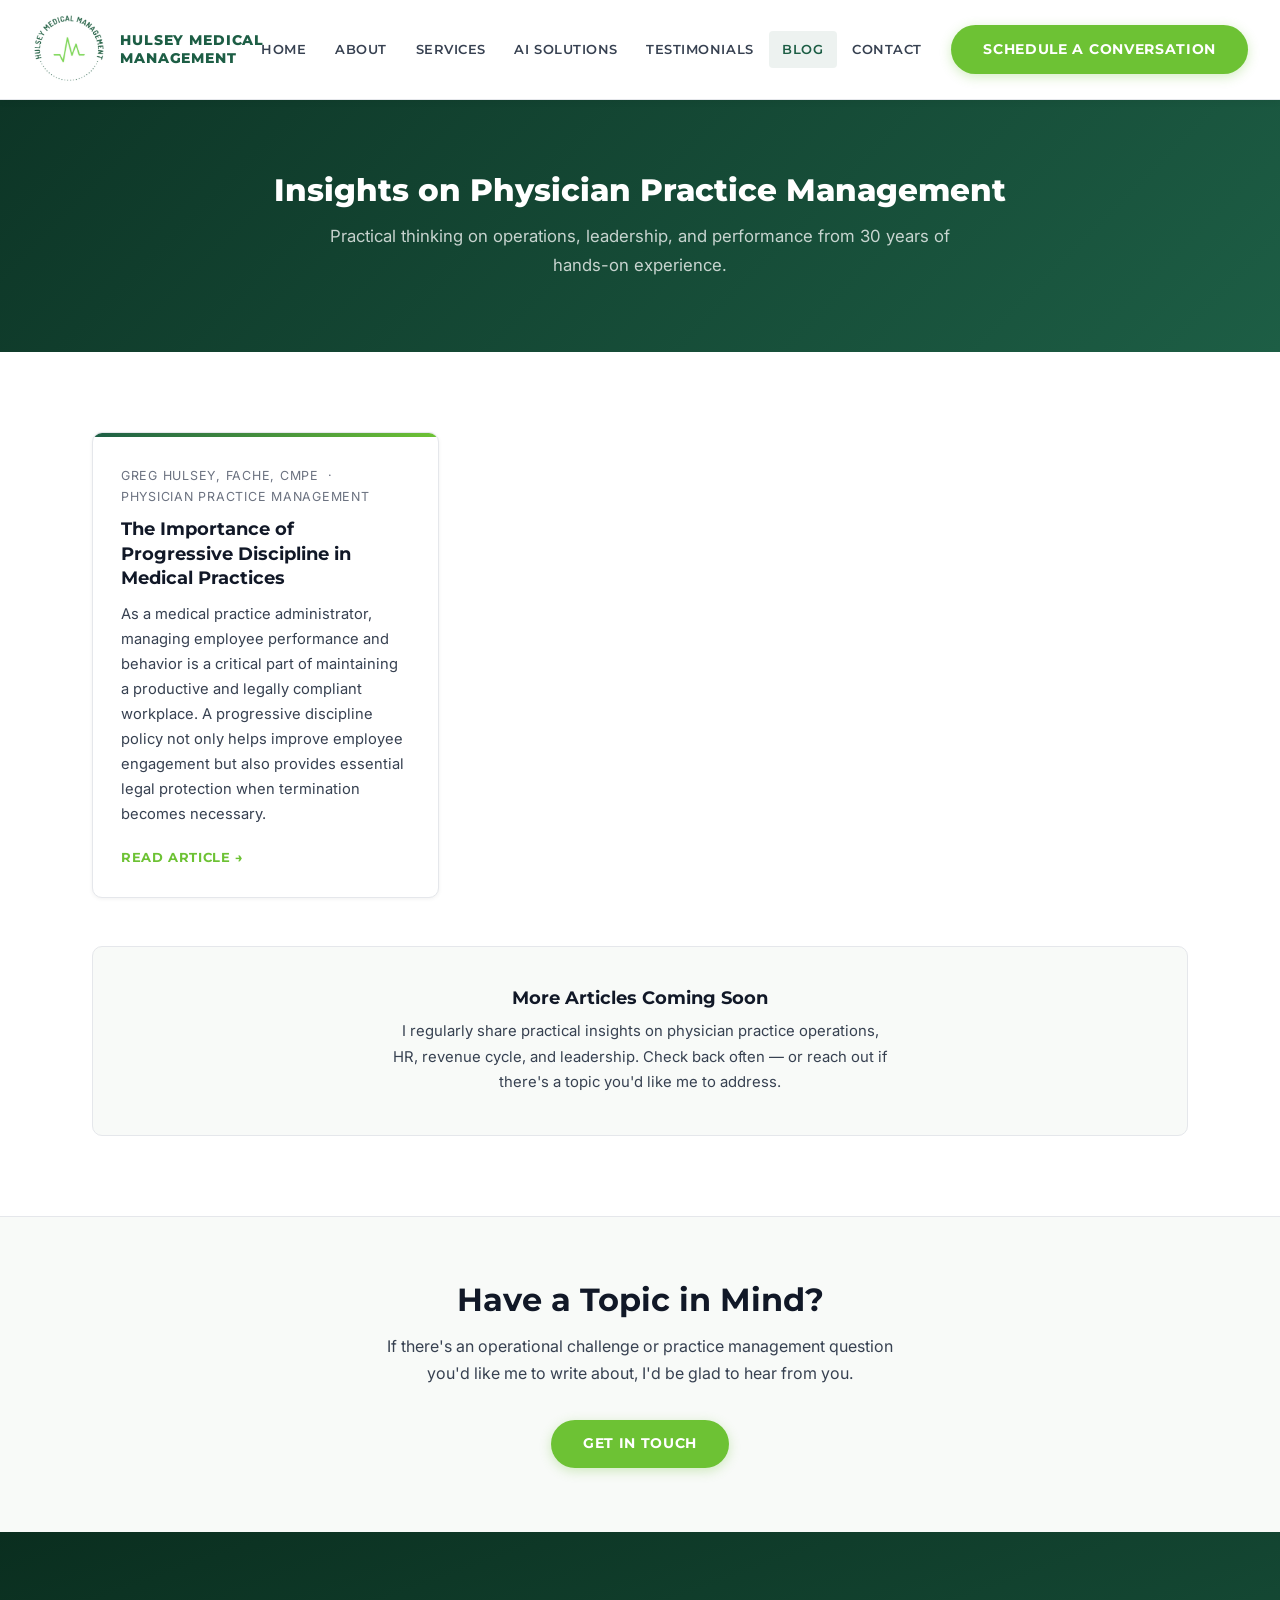
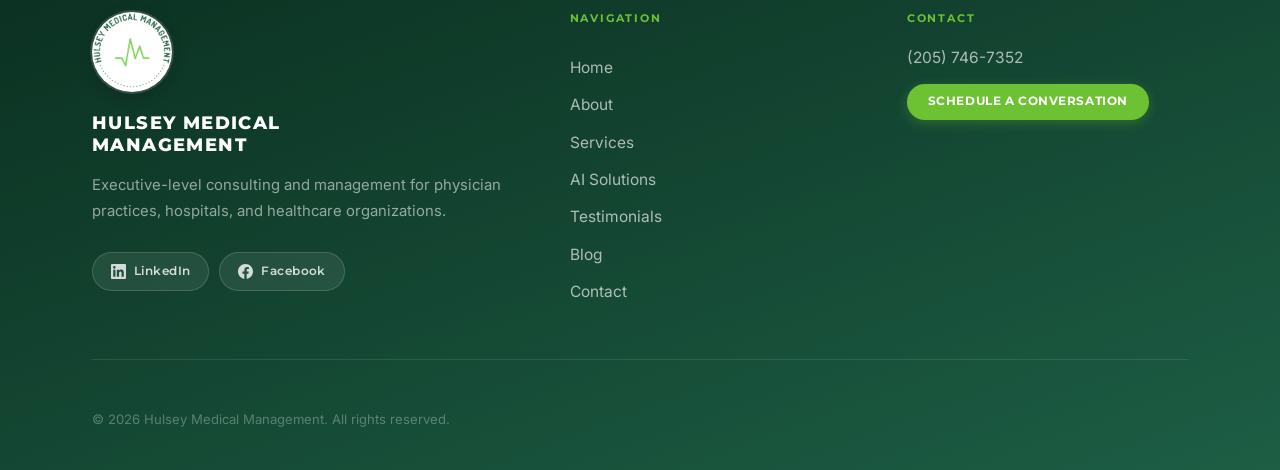
<file: blog.html>
﻿<!DOCTYPE html>
<html lang="en">
<head>
  <meta charset="UTF-8" />
  <meta name="viewport" content="width=device-width, initial-scale=1.0" />
  <title>Blog | Hulsey Medical Management</title>
  <meta name="description" content="Insights on physician practice management from Greg Hulsey, FACHE, CMPE." />
  <link rel="stylesheet" href="css/styles.css?v=8" />
</head>
<body>

  <nav class="nav" role="navigation" aria-label="Main navigation">
    <div class="nav__inner">
      <a href="index.html" class="nav__logo"><img src="images/logo.png" alt="Hulsey Medical Management" /><span class="nav__logo-text">Hulsey Medical<br>Management</span></a>
      <ul class="nav__links" role="list">
        <li><a href="index.html">Home</a></li>
        <li><a href="about.html">About</a></li>
        <li><a href="services.html">Services</a></li>
        <li><a href="ai-services.html">AI Solutions</a></li>
        <li><a href="testimonials.html">Testimonials</a></li>
        <li><a href="blog.html">Blog</a></li>
        <li><a href="contact.html">Contact</a></li>
      </ul>
      <div class="nav__actions">
        <a href="contact.html" class="btn btn--primary nav__cta">Schedule a Conversation</a>
        <button class="nav__hamburger" aria-label="Toggle menu"><span></span><span></span><span></span></button>
      </div>
    </div>
  </nav>
  <nav class="nav__mobile" aria-label="Mobile navigation">
    <a href="index.html">Home</a><a href="about.html">About</a><a href="services.html">Services</a>
    <a href="ai-services.html">AI Solutions</a><a href="testimonials.html">Testimonials</a>
    <a href="blog.html">Blog</a><a href="contact.html">Contact</a>
  </nav>

  <header class="page-header">
    <div class="container">
      <div class="fade-in">
        <h1>Insights on Physician Practice Management</h1>
        <p>Practical thinking on operations, leadership, and performance from 30 years of hands-on experience.</p>
      </div>
    </div>
  </header>

  <section class="section">
    <div class="container">
      <div class="blog-grid">

        <article class="blog-card fade-in">
          <div class="blog-card__stripe"></div>
          <div class="blog-card__body">
            <div class="blog-card__meta">Greg Hulsey, FACHE, CMPE &nbsp;·&nbsp; Physician Practice Management</div>
            <h3><a href="blog-post.html">The Importance of Progressive Discipline in Medical Practices</a></h3>
            <p>As a medical practice administrator, managing employee performance and behavior is a critical part of maintaining a productive and legally compliant workplace. A progressive discipline policy not only helps improve employee engagement but also provides essential legal protection when termination becomes necessary.</p>
            <a href="blog-post.html" class="blog-card__link">Read Article →</a>
          </div>
        </article>

      </div>

      <div style="text-align:center; margin-top:3rem; padding:2.5rem; background:var(--off-white); border:1px solid var(--border); border-radius:10px;" class="fade-in fade-in-delay-1">
        <h3 style="margin-bottom:0.65rem; font-size:1.15rem;">More Articles Coming Soon</h3>
        <p style="max-width:500px; margin:0 auto; font-size:0.93rem;">I regularly share practical insights on physician practice operations, HR, revenue cycle, and leadership. Check back often — or reach out if there's a topic you'd like me to address.</p>
      </div>
    </div>
  </section>

  <div class="cta-strip">
    <div class="container">
      <div class="fade-in">
        <h2>Have a Topic in Mind?</h2>
        <p>If there's an operational challenge or practice management question you'd like me to write about, I'd be glad to hear from you.</p>
        <a href="contact.html" class="btn btn--primary">Get in Touch</a>
      </div>
    </div>
  </div>

  <footer class="footer">
    <div class="container">
      <div class="footer__inner">
        <div class="footer__brand">
          <img src="images/logo.png" alt="Hulsey Medical Management" class="footer__logo" />
          <div class="footer__brand-name">Hulsey Medical<br>Management</div>
          <p>Executive-level consulting and management for physician practices, hospitals, and healthcare organizations.</p>
          <div class="footer__social">
            <a href="https://www.linkedin.com/company/109544073" target="_blank" rel="noopener" class="footer__social-link"><svg xmlns="http://www.w3.org/2000/svg" width="15" height="15" viewBox="0 0 24 24" fill="currentColor"><path d="M20.447 20.452h-3.554v-5.569c0-1.328-.027-3.037-1.852-3.037-1.853 0-2.136 1.445-2.136 2.939v5.667H9.351V9h3.414v1.561h.046c.477-.9 1.637-1.85 3.37-1.85 3.601 0 4.267 2.37 4.267 5.455v6.286zM5.337 7.433c-1.144 0-2.063-.926-2.063-2.065 0-1.138.92-2.063 2.063-2.063 1.14 0 2.064.925 2.064 2.063 0 1.139-.925 2.065-2.064 2.065zm1.782 13.019H3.555V9h3.564v11.452zM22.225 0H1.771C.792 0 0 .774 0 1.729v20.542C0 23.227.792 24 1.771 24h20.451C23.2 24 24 23.227 24 22.271V1.729C24 .774 23.2 0 22.222 0h.003z"/></svg> LinkedIn</a>
            <a href="https://www.facebook.com/profile.php?id=61579314591625" target="_blank" rel="noopener" class="footer__social-link"><svg xmlns="http://www.w3.org/2000/svg" width="15" height="15" viewBox="0 0 24 24" fill="currentColor"><path d="M24 12.073c0-6.627-5.373-12-12-12s-12 5.373-12 12c0 5.99 4.388 10.954 10.125 11.854v-8.385H7.078v-3.47h3.047V9.43c0-3.007 1.792-4.669 4.533-4.669 1.312 0 2.686.235 2.686.235v2.953H15.83c-1.491 0-1.956.925-1.956 1.874v2.25h3.328l-.532 3.47h-2.796v8.385C19.612 23.027 24 18.062 24 12.073z"/></svg> Facebook</a>
          </div>
        </div>
        <div>
          <h4>Navigation</h4>
          <ul class="footer__links">
            <li><a href="index.html">Home</a></li>
            <li><a href="about.html">About</a></li>
            <li><a href="services.html">Services</a></li>
            <li><a href="ai-services.html">AI Solutions</a></li>
            <li><a href="testimonials.html">Testimonials</a></li>
            <li><a href="blog.html">Blog</a></li>
            <li><a href="contact.html">Contact</a></li>
          </ul>
        </div>
        <div class="footer__contact">
          <h4>Contact</h4>
          <p><a href="tel:+12057467352">(205) 746-7352</a></p>
          <a href="contact.html" class="btn btn--primary btn--small footer__cta">Schedule a Conversation</a>
        </div>
      </div>
      <div class="footer__bottom">
        <p>&copy; 2026 Hulsey Medical Management. All rights reserved.</p>
        
      </div>
    </div>
  </footer>

  <script src="js/main.js"></script>
</body>
</html>
</file>
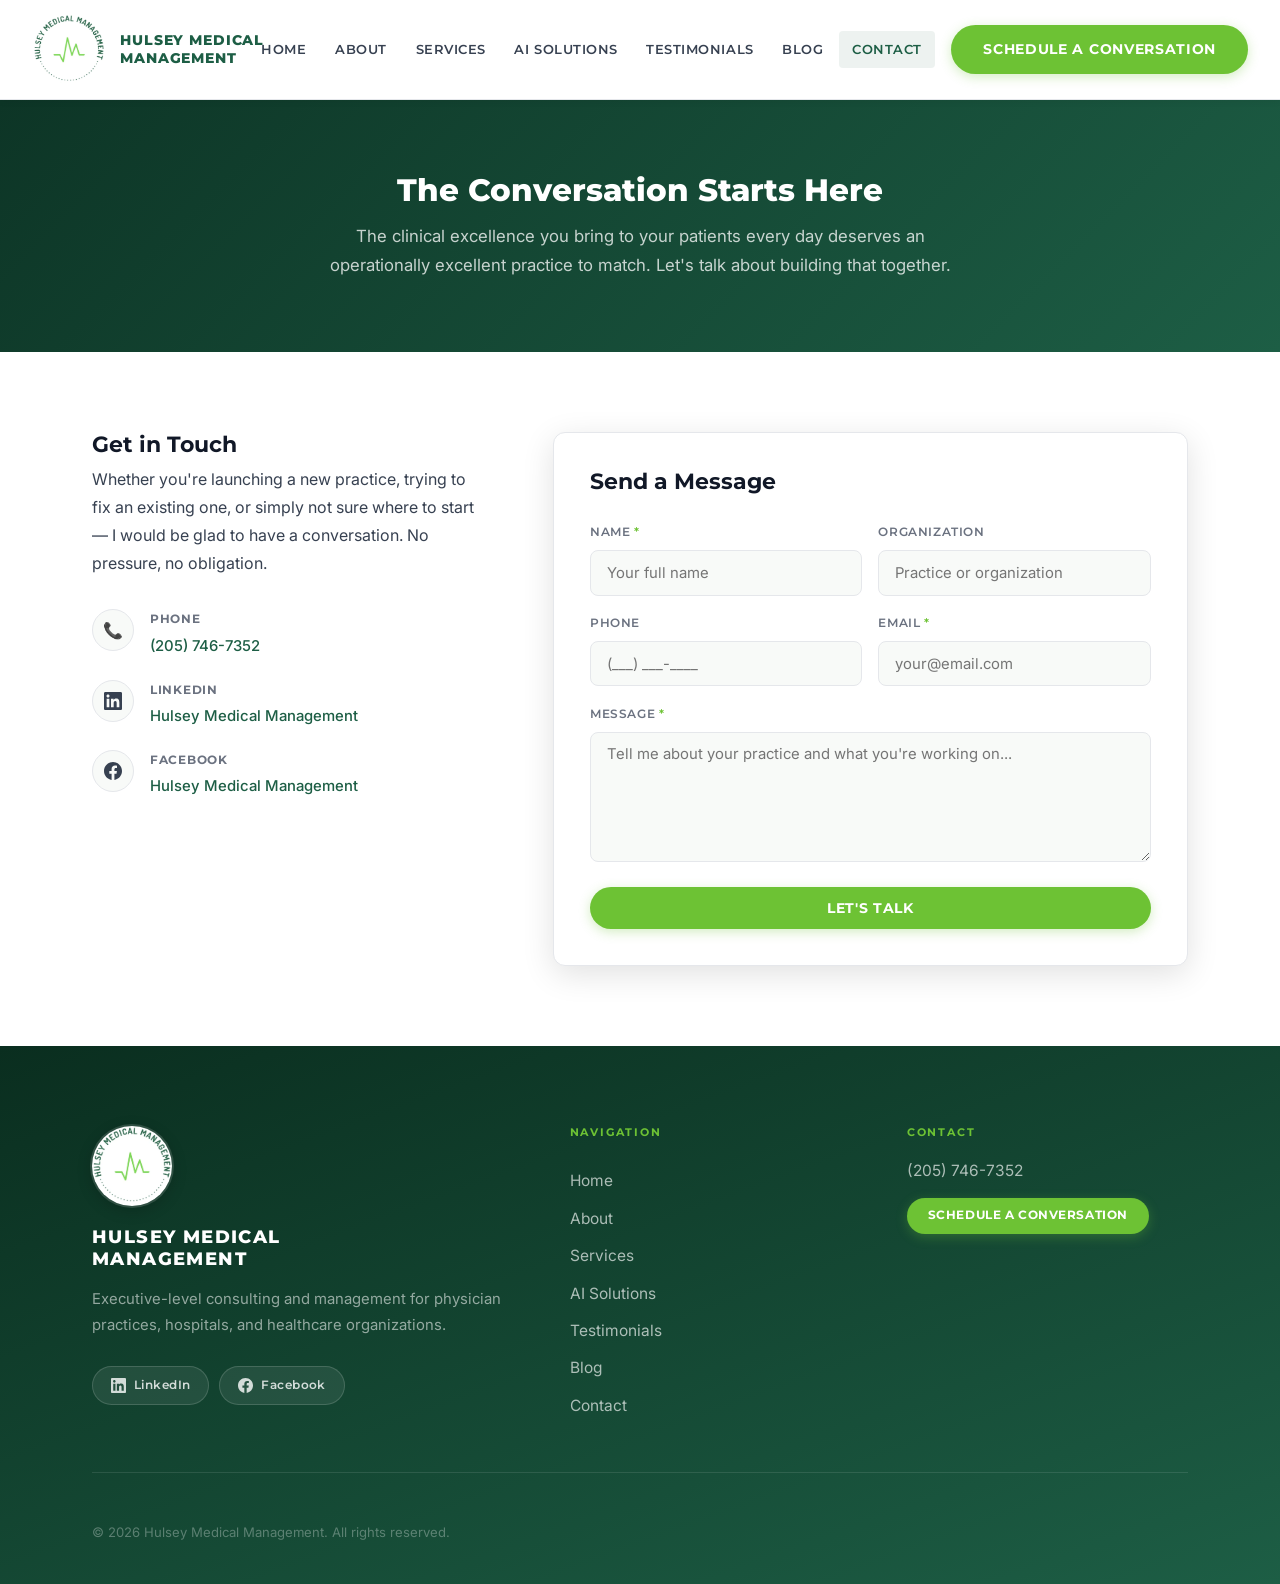
<file: contact.html>
﻿<!DOCTYPE html>
<html lang="en">
<head>
  <meta charset="UTF-8" />
  <meta name="viewport" content="width=device-width, initial-scale=1.0" />
  <title>Contact | Hulsey Medical Management</title>
  <meta name="description" content="Schedule a conversation with Greg Hulsey about your physician practice needs." />
  <link rel="stylesheet" href="css/styles.css?v=8" />
</head>
<body>

  <nav class="nav" role="navigation" aria-label="Main navigation">
    <div class="nav__inner">
      <a href="index.html" class="nav__logo"><img src="images/logo.png" alt="Hulsey Medical Management" /><span class="nav__logo-text">Hulsey Medical<br>Management</span></a>
      <ul class="nav__links" role="list">
        <li><a href="index.html">Home</a></li>
        <li><a href="about.html">About</a></li>
        <li><a href="services.html">Services</a></li>
        <li><a href="ai-services.html">AI Solutions</a></li>
        <li><a href="testimonials.html">Testimonials</a></li>
        <li><a href="blog.html">Blog</a></li>
        <li><a href="contact.html">Contact</a></li>
      </ul>
      <div class="nav__actions">
        <a href="contact.html" class="btn btn--primary nav__cta">Schedule a Conversation</a>
        <button class="nav__hamburger" aria-label="Toggle menu"><span></span><span></span><span></span></button>
      </div>
    </div>
  </nav>
  <nav class="nav__mobile" aria-label="Mobile navigation">
    <a href="index.html">Home</a><a href="about.html">About</a><a href="services.html">Services</a>
    <a href="ai-services.html">AI Solutions</a><a href="testimonials.html">Testimonials</a>
    <a href="blog.html">Blog</a><a href="contact.html">Contact</a>
  </nav>

  <header class="page-header">
    <div class="container">
      <div class="fade-in">
        <h1>The Conversation Starts Here</h1>
        <p>The clinical excellence you bring to your patients every day deserves an operationally excellent practice to match. Let's talk about building that together.</p>
      </div>
    </div>
  </header>

  <section class="section">
    <div class="container">
      <div class="contact-layout">

        <div class="contact-info fade-in">
          <h3>Get in Touch</h3>
          <p>Whether you're launching a new practice, trying to fix an existing one, or simply not sure where to start — I would be glad to have a conversation. No pressure, no obligation.</p>

          <div class="contact-detail">
            <div class="contact-detail__icon">📞</div>
            <div class="contact-detail__text">
              <strong>Phone</strong>
              <a href="tel:+12057467352">(205) 746-7352</a>
            </div>
          </div>

          <div class="contact-detail">
            <div class="contact-detail__icon"><svg xmlns="http://www.w3.org/2000/svg" width="18" height="18" viewBox="0 0 24 24" fill="currentColor"><path d="M20.447 20.452h-3.554v-5.569c0-1.328-.027-3.037-1.852-3.037-1.853 0-2.136 1.445-2.136 2.939v5.667H9.351V9h3.414v1.561h.046c.477-.9 1.637-1.85 3.37-1.85 3.601 0 4.267 2.37 4.267 5.455v6.286zM5.337 7.433c-1.144 0-2.063-.926-2.063-2.065 0-1.138.92-2.063 2.063-2.063 1.14 0 2.064.925 2.064 2.063 0 1.139-.925 2.065-2.064 2.065zm1.782 13.019H3.555V9h3.564v11.452zM22.225 0H1.771C.792 0 0 .774 0 1.729v20.542C0 23.227.792 24 1.771 24h20.451C23.2 24 24 23.227 24 22.271V1.729C24 .774 23.2 0 22.222 0h.003z"/></svg></div>
            <div class="contact-detail__text">
              <strong>LinkedIn</strong>
              <a href="https://www.linkedin.com/company/109544073" target="_blank" rel="noopener">Hulsey Medical Management</a>
            </div>
          </div>

          <div class="contact-detail">
            <div class="contact-detail__icon"><svg xmlns="http://www.w3.org/2000/svg" width="18" height="18" viewBox="0 0 24 24" fill="currentColor"><path d="M24 12.073c0-6.627-5.373-12-12-12s-12 5.373-12 12c0 5.99 4.388 10.954 10.125 11.854v-8.385H7.078v-3.47h3.047V9.43c0-3.007 1.792-4.669 4.533-4.669 1.312 0 2.686.235 2.686.235v2.953H15.83c-1.491 0-1.956.925-1.956 1.874v2.25h3.328l-.532 3.47h-2.796v8.385C19.612 23.027 24 18.062 24 12.073z"/></svg></div>
            <div class="contact-detail__text">
              <strong>Facebook</strong>
              <a href="https://www.facebook.com/profile.php?id=61579314591625" target="_blank" rel="noopener">Hulsey Medical Management</a>
            </div>
          </div>
        </div>

        <div class="contact-form fade-in fade-in-delay-1">
          <h3>Send a Message</h3>
          <form id="contact-form" novalidate>
            <div class="form-row">
              <div class="form-group">
                <label for="name">Name <span style="color:var(--lime-green);">*</span></label>
                <input type="text" id="name" name="name" placeholder="Your full name" required />
              </div>
              <div class="form-group">
                <label for="organization">Organization</label>
                <input type="text" id="organization" name="organization" placeholder="Practice or organization" />
              </div>
            </div>
            <div class="form-row">
              <div class="form-group">
                <label for="phone">Phone</label>
                <input type="tel" id="phone" name="phone" placeholder="(___) ___-____" />
              </div>
              <div class="form-group">
                <label for="email">Email <span style="color:var(--lime-green);">*</span></label>
                <input type="email" id="email" name="email" placeholder="your@email.com" required />
              </div>
            </div>
            <div class="form-group">
              <label for="message">Message <span style="color:var(--lime-green);">*</span></label>
              <textarea id="message" name="message" placeholder="Tell me about your practice and what you're working on..." required></textarea>
            </div>
            <div class="form-submit">
              <button type="submit" class="btn btn--primary">Let's Talk</button>
            </div>
          </form>
        </div>

      </div>
    </div>
  </section>

  <footer class="footer">
    <div class="container">
      <div class="footer__inner">
        <div class="footer__brand">
          <img src="images/logo.png" alt="Hulsey Medical Management" class="footer__logo" />
          <div class="footer__brand-name">Hulsey Medical<br>Management</div>
          <p>Executive-level consulting and management for physician practices, hospitals, and healthcare organizations.</p>
          <div class="footer__social">
            <a href="https://www.linkedin.com/company/109544073" target="_blank" rel="noopener" class="footer__social-link"><svg xmlns="http://www.w3.org/2000/svg" width="15" height="15" viewBox="0 0 24 24" fill="currentColor"><path d="M20.447 20.452h-3.554v-5.569c0-1.328-.027-3.037-1.852-3.037-1.853 0-2.136 1.445-2.136 2.939v5.667H9.351V9h3.414v1.561h.046c.477-.9 1.637-1.85 3.37-1.85 3.601 0 4.267 2.37 4.267 5.455v6.286zM5.337 7.433c-1.144 0-2.063-.926-2.063-2.065 0-1.138.92-2.063 2.063-2.063 1.14 0 2.064.925 2.064 2.063 0 1.139-.925 2.065-2.064 2.065zm1.782 13.019H3.555V9h3.564v11.452zM22.225 0H1.771C.792 0 0 .774 0 1.729v20.542C0 23.227.792 24 1.771 24h20.451C23.2 24 24 23.227 24 22.271V1.729C24 .774 23.2 0 22.222 0h.003z"/></svg> LinkedIn</a>
            <a href="https://www.facebook.com/profile.php?id=61579314591625" target="_blank" rel="noopener" class="footer__social-link"><svg xmlns="http://www.w3.org/2000/svg" width="15" height="15" viewBox="0 0 24 24" fill="currentColor"><path d="M24 12.073c0-6.627-5.373-12-12-12s-12 5.373-12 12c0 5.99 4.388 10.954 10.125 11.854v-8.385H7.078v-3.47h3.047V9.43c0-3.007 1.792-4.669 4.533-4.669 1.312 0 2.686.235 2.686.235v2.953H15.83c-1.491 0-1.956.925-1.956 1.874v2.25h3.328l-.532 3.47h-2.796v8.385C19.612 23.027 24 18.062 24 12.073z"/></svg> Facebook</a>
          </div>
        </div>
        <div>
          <h4>Navigation</h4>
          <ul class="footer__links">
            <li><a href="index.html">Home</a></li>
            <li><a href="about.html">About</a></li>
            <li><a href="services.html">Services</a></li>
            <li><a href="ai-services.html">AI Solutions</a></li>
            <li><a href="testimonials.html">Testimonials</a></li>
            <li><a href="blog.html">Blog</a></li>
            <li><a href="contact.html">Contact</a></li>
          </ul>
        </div>
        <div class="footer__contact">
          <h4>Contact</h4>
          <p><a href="tel:+12057467352">(205) 746-7352</a></p>
          <a href="contact.html" class="btn btn--primary btn--small footer__cta">Schedule a Conversation</a>
        </div>
      </div>
      <div class="footer__bottom">
        <p>&copy; 2026 Hulsey Medical Management. All rights reserved.</p>
        
      </div>
    </div>
  </footer>

  <script src="js/main.js"></script>
</body>
</html>
</file>
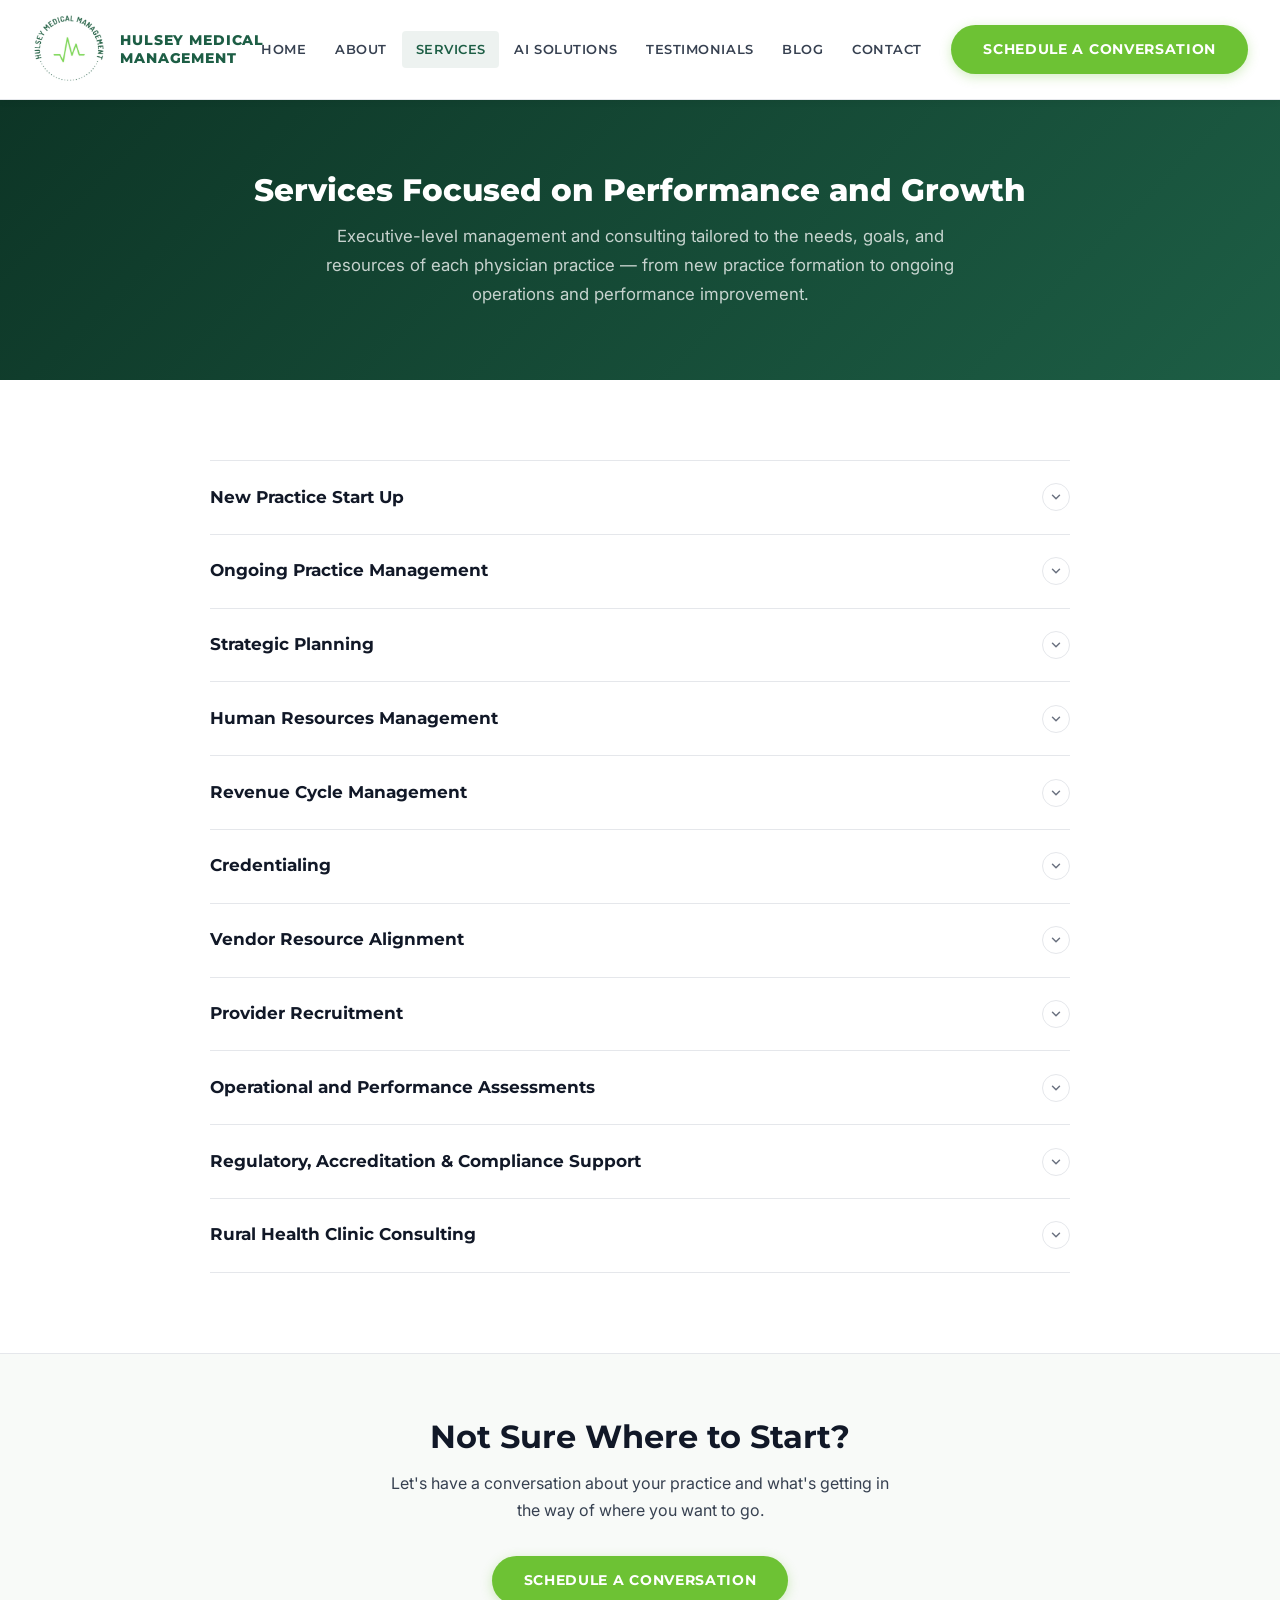
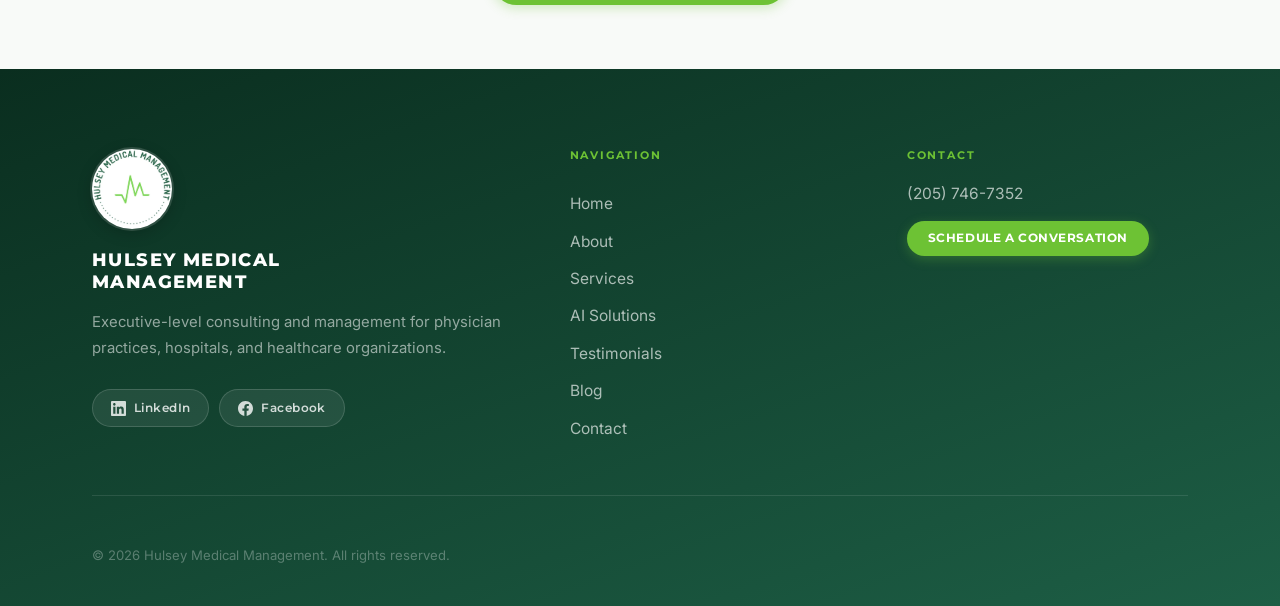
<file: services.html>
﻿<!DOCTYPE html>
<html lang="en">
<head>
  <meta charset="UTF-8" />
  <meta name="viewport" content="width=device-width, initial-scale=1.0" />
  <title>Services | Hulsey Medical Management</title>
  <meta name="description" content="Executive-level management and consulting services for physician practices — from new practice formation to ongoing operations and performance improvement." />
  <link rel="stylesheet" href="css/styles.css?v=8" />
</head>
<body>

  <nav class="nav" role="navigation" aria-label="Main navigation">
    <div class="nav__inner">
      <a href="index.html" class="nav__logo"><img src="images/logo.png" alt="Hulsey Medical Management" /><span class="nav__logo-text">Hulsey Medical<br>Management</span></a>
      <ul class="nav__links" role="list">
        <li><a href="index.html">Home</a></li>
        <li><a href="about.html">About</a></li>
        <li><a href="services.html">Services</a></li>
        <li><a href="ai-services.html">AI Solutions</a></li>
        <li><a href="testimonials.html">Testimonials</a></li>
        <li><a href="blog.html">Blog</a></li>
        <li><a href="contact.html">Contact</a></li>
      </ul>
      <div class="nav__actions">
        <a href="contact.html" class="btn btn--primary nav__cta">Schedule a Conversation</a>
        <button class="nav__hamburger" aria-label="Toggle menu"><span></span><span></span><span></span></button>
      </div>
    </div>
  </nav>
  <nav class="nav__mobile" aria-label="Mobile navigation">
    <a href="index.html">Home</a><a href="about.html">About</a><a href="services.html">Services</a>
    <a href="ai-services.html">AI Solutions</a><a href="testimonials.html">Testimonials</a>
    <a href="blog.html">Blog</a><a href="contact.html">Contact</a>
  </nav>

  <header class="page-header">
    <div class="container">
      <div class="fade-in">
        <h1>Services Focused on Performance and Growth</h1>
        <p>Executive-level management and consulting tailored to the needs, goals, and resources of each physician practice — from new practice formation to ongoing operations and performance improvement.</p>
      </div>
    </div>
  </header>

  <section class="section">
    <div class="container">
      <div class="accordion-list fade-in">

        <div class="accordion-item">
          <button class="accordion-header" aria-expanded="false">
            <span class="accordion-title">New Practice Start Up</span>
            <span class="accordion-icon">
              <svg viewBox="0 0 24 24"><polyline points="6 9 12 15 18 9"/></svg>
            </span>
          </button>
          <div class="accordion-body">
            <div class="accordion-body__inner">
              <p>Starting a new medical practice is one of the most complex operational undertakings a physician can face — and one of the most consequential. I design and manage the entire startup process — from financial pro forma and corporate setup to vendor selection, staffing, benefits, EMR and revenue cycle implementation, credentialing, and go-live — so you begin with a solid operational and financial foundation instead of learning by trial and error. Whether you are launching your first practice from the ground up or transitioning from hospital or corporate employment to independent practice, I have the experience to take you where you are trying to go.</p>
            </div>
          </div>
        </div>

        <div class="accordion-item">
          <button class="accordion-header" aria-expanded="false">
            <span class="accordion-title">Ongoing Practice Management</span>
            <span class="accordion-icon">
              <svg viewBox="0 0 24 24"><polyline points="6 9 12 15 18 9"/></svg>
            </span>
          </button>
          <div class="accordion-body">
            <div class="accordion-body__inner">
              <p>A physician practice doesn't run itself — and the difference between a practice that merely survives and one that consistently performs comes down to the quality of its leadership. I provide full or fractional management services that bring executive-level oversight to your practice, aligning workflows, staffing, financial performance, and compliance with your goals while giving physicians clear, data-driven visibility into how the practice is performing. With 30 years of senior executive and C-suite experience managing physician practices across more than a dozen specialties, I bring a depth of practical knowledge that most practices never have access to — until now.</p>
            </div>
          </div>
        </div>

        <div class="accordion-item">
          <button class="accordion-header" aria-expanded="false">
            <span class="accordion-title">Strategic Planning</span>
            <span class="accordion-icon">
              <svg viewBox="0 0 24 24"><polyline points="6 9 12 15 18 9"/></svg>
            </span>
          </button>
          <div class="accordion-body">
            <div class="accordion-body__inner">
              <p>Most practices are so consumed by the demands of daily operations that planning for the future becomes an afterthought — and that lack of direction has a cost. I lead structured strategic planning sessions that bring physicians and leadership together to honestly assess where the practice stands today, define where they want to go operationally and financially, and develop concrete strategies to get there. The result is not a document that sits on a shelf — it is a clear, actionable roadmap that drives real decisions about staffing, service lines, investments, and growth.</p>
            </div>
          </div>
        </div>

        <div class="accordion-item">
          <button class="accordion-header" aria-expanded="false">
            <span class="accordion-title">Human Resources Management</span>
            <span class="accordion-icon">
              <svg viewBox="0 0 24 24"><polyline points="6 9 12 15 18 9"/></svg>
            </span>
          </button>
          <div class="accordion-body">
            <div class="accordion-body__inner">
              <p>Your staff directly shapes patient experience, provider satisfaction, and financial results — and yet HR is the area where most physician practices are the least equipped. I design and manage practical HR processes that strengthen hiring, onboarding, performance management, corrective action, and retention so you have the right people in the right roles and physicians are not pulled into day-to-day personnel issues that distract from patient care. As a published author and speaker on progressive discipline, I bring a level of expertise in managing difficult personnel situations that protects both the practice and its culture. I also conduct structured exit interviews that uncover the real reasons employees leave — giving leadership the honest insight needed to address turnover before it becomes a pattern.</p>
            </div>
          </div>
        </div>

        <div class="accordion-item">
          <button class="accordion-header" aria-expanded="false">
            <span class="accordion-title">Revenue Cycle Management</span>
            <span class="accordion-icon">
              <svg viewBox="0 0 24 24"><polyline points="6 9 12 15 18 9"/></svg>
            </span>
          </button>
          <div class="accordion-body">
            <div class="accordion-body__inner">
              <p>Most practices are leaving money on the table — not because they aren't working hard, but because revenue cycle problems are easy to overlook from the inside. I evaluate and strengthen the entire revenue cycle from front-end processes and charge capture through denials management and collections, identifying exactly where revenue is leaking and implementing the fixes that stop it. My experience includes managing the central billing operation for a multispecialty physician organization spanning more than 60 practices, giving me a breadth of perspective that most billing consultants simply don't have. I also bring a technology-forward mindset to revenue cycle work, leveraging the right tools and systems to streamline patient registration, reduce friction at the point of service, and drive measurable increases in collections.</p>
            </div>
          </div>
        </div>

        <div class="accordion-item">
          <button class="accordion-header" aria-expanded="false">
            <span class="accordion-title">Credentialing</span>
            <span class="accordion-icon">
              <svg viewBox="0 0 24 24"><polyline points="6 9 12 15 18 9"/></svg>
            </span>
          </button>
          <div class="accordion-body">
            <div class="accordion-body__inner">
              <p>Credentialing delays cost practices real money — every day a provider is not enrolled is a day they cannot bill for the care they are delivering. Timely, accurate credentialing is not just an administrative task; it is a revenue imperative. I manage the entire credentialing and re-credentialing process with third-party payors and hospital medical staffs, from initial application through final approval, and have personally delivered this service for multiple physicians and practices across a variety of specialties and practice settings — keeping the process moving, preventing avoidable delays, and ensuring providers are enrolled and billing as quickly as possible.</p>
            </div>
          </div>
        </div>

        <div class="accordion-item">
          <button class="accordion-header" aria-expanded="false">
            <span class="accordion-title">Vendor Resource Alignment</span>
            <span class="accordion-icon">
              <svg viewBox="0 0 24 24"><polyline points="6 9 12 15 18 9"/></svg>
            </span>
          </button>
          <div class="accordion-body">
            <div class="accordion-body__inner">
              <p>Physicians should not have to spend their time vetting vendors — that is time better spent on patients. The right vendor relationships can meaningfully impact a practice's efficiency, cost structure, and performance, while the wrong ones create headaches that are expensive to undo. I draw on a broad professional network built over 30 years in physician practice management to connect practices with trusted, vetted resources — from billing services and IT providers to staffing firms, benefit brokers, and beyond — so you get reliable recommendations from someone who knows your industry, not a random internet search.</p>
            </div>
          </div>
        </div>

        <div class="accordion-item">
          <button class="accordion-header" aria-expanded="false">
            <span class="accordion-title">Provider Recruitment</span>
            <span class="accordion-icon">
              <svg viewBox="0 0 24 24"><polyline points="6 9 12 15 18 9"/></svg>
            </span>
          </button>
          <div class="accordion-body">
            <div class="accordion-body__inner">
              <p>Adding the right provider is one of the most consequential decisions a practice can make — and one of the most complex to execute. I manage the entire recruitment process from start to finish, identifying and engaging qualified physician and APP candidates, presenting opportunities compellingly, and guiding the practice through pro forma development, contract drafting, and negotiation to a successful close. Having successfully recruited physicians and APPs across multiple specialties and practice settings, I understand what candidates are looking for and how to structure opportunities that attract the right people and protect the practice's financial and operational interests at the same time.</p>
            </div>
          </div>
        </div>

        <div class="accordion-item">
          <button class="accordion-header" aria-expanded="false">
            <span class="accordion-title">Operational and Performance Assessments</span>
            <span class="accordion-icon">
              <svg viewBox="0 0 24 24"><polyline points="6 9 12 15 18 9"/></svg>
            </span>
          </button>
          <div class="accordion-body">
            <div class="accordion-body__inner">
              <p>Every practice has blind spots — inefficiencies, revenue leakage, and operational friction that become invisible when you are too close to the day-to-day work to see them clearly. I conduct structured operational and performance assessments that take an objective, experienced look at how a practice is actually functioning — evaluating workflows, key performance indicators, staffing, and financial processes to identify exactly where opportunities exist for improved performance and profitability. Having conducted these assessments for multiple practices across a variety of specialties and settings, I know what good looks like, I know where problems typically hide, and I deliver clear, prioritized recommendations that give leadership a practical roadmap for meaningful improvement — not just a list of observations.</p>
            </div>
          </div>
        </div>

        <div class="accordion-item">
          <button class="accordion-header" aria-expanded="false">
            <span class="accordion-title">Regulatory, Accreditation &amp; Compliance Support</span>
            <span class="accordion-icon">
              <svg viewBox="0 0 24 24"><polyline points="6 9 12 15 18 9"/></svg>
            </span>
          </button>
          <div class="accordion-body">
            <div class="accordion-body__inner">
              <p>Compliance is not a box to check — it is an ongoing operational discipline that protects your practice, your providers, and your patients. Having served as Compliance Officer for a large multisite physician organization, I bring firsthand executive-level experience building and managing the processes, policies, and culture that keep organizations operating with integrity and accountability. My compliance experience spans multiple regulatory frameworks — including The Joint Commission guidelines for hospital-owned practices, CLIA requirements for physician office laboratories, and AAAHC accreditation standards for ambulatory surgery centers. I also ensure practices are fully HIPAA compliant, implementing the policies and safeguards required to protect patient information and conducting staff and provider training to make compliance second nature. I help practices assess their current compliance posture, close the gaps, train their teams, and build the infrastructure needed to maintain readiness — not just for the next survey, but for the long term.</p>
            </div>
          </div>
        </div>

        <div class="accordion-item">
          <button class="accordion-header" aria-expanded="false">
            <span class="accordion-title">Rural Health Clinic Consulting</span>
            <span class="accordion-icon">
              <svg viewBox="0 0 24 24"><polyline points="6 9 12 15 18 9"/></svg>
            </span>
          </button>
          <div class="accordion-body">
            <div class="accordion-body__inner">
              <p>For healthcare organizations serving patients in rural areas, Rural Health Clinic designation represents a meaningful opportunity to enhance reimbursement and strengthen long-term financial performance — but it comes with a specific set of operating guidelines and regulatory requirements that must be understood, implemented, and maintained. Whether you are an independent practice pursuing Rural Health Clinic status or a hospital-owned clinic seeking Provider-Based RHC designation, I bring the regulatory knowledge and operational experience needed to guide you through the process successfully and build the day-to-day infrastructure required to stay compliant over the long term. If your organization serves a rural population and you are not sure whether RHC designation is right for you, that conversation is worth having.</p>
            </div>
          </div>
        </div>

      </div><!-- /.accordion-list -->
    </div>
  </section>

  <div class="cta-strip">
    <div class="container">
      <div class="fade-in">
        <h2>Not Sure Where to Start?</h2>
        <p>Let's have a conversation about your practice and what's getting in the way of where you want to go.</p>
        <a href="contact.html" class="btn btn--primary">Schedule a Conversation</a>
      </div>
    </div>
  </div>

  <footer class="footer">
    <div class="container">
      <div class="footer__inner">
        <div class="footer__brand">
          <img src="images/logo.png" alt="Hulsey Medical Management" class="footer__logo" />
          <div class="footer__brand-name">Hulsey Medical<br>Management</div>
          <p>Executive-level consulting and management for physician practices, hospitals, and healthcare organizations.</p>
          <div class="footer__social">
            <a href="https://www.linkedin.com/company/109544073" target="_blank" rel="noopener" class="footer__social-link"><svg xmlns="http://www.w3.org/2000/svg" width="15" height="15" viewBox="0 0 24 24" fill="currentColor"><path d="M20.447 20.452h-3.554v-5.569c0-1.328-.027-3.037-1.852-3.037-1.853 0-2.136 1.445-2.136 2.939v5.667H9.351V9h3.414v1.561h.046c.477-.9 1.637-1.85 3.37-1.85 3.601 0 4.267 2.37 4.267 5.455v6.286zM5.337 7.433c-1.144 0-2.063-.926-2.063-2.065 0-1.138.92-2.063 2.063-2.063 1.14 0 2.064.925 2.064 2.063 0 1.139-.925 2.065-2.064 2.065zm1.782 13.019H3.555V9h3.564v11.452zM22.225 0H1.771C.792 0 0 .774 0 1.729v20.542C0 23.227.792 24 1.771 24h20.451C23.2 24 24 23.227 24 22.271V1.729C24 .774 23.2 0 22.222 0h.003z"/></svg> LinkedIn</a>
            <a href="https://www.facebook.com/profile.php?id=61579314591625" target="_blank" rel="noopener" class="footer__social-link"><svg xmlns="http://www.w3.org/2000/svg" width="15" height="15" viewBox="0 0 24 24" fill="currentColor"><path d="M24 12.073c0-6.627-5.373-12-12-12s-12 5.373-12 12c0 5.99 4.388 10.954 10.125 11.854v-8.385H7.078v-3.47h3.047V9.43c0-3.007 1.792-4.669 4.533-4.669 1.312 0 2.686.235 2.686.235v2.953H15.83c-1.491 0-1.956.925-1.956 1.874v2.25h3.328l-.532 3.47h-2.796v8.385C19.612 23.027 24 18.062 24 12.073z"/></svg> Facebook</a>
          </div>
        </div>
        <div>
          <h4>Navigation</h4>
          <ul class="footer__links">
            <li><a href="index.html">Home</a></li>
            <li><a href="about.html">About</a></li>
            <li><a href="services.html">Services</a></li>
            <li><a href="ai-services.html">AI Solutions</a></li>
            <li><a href="testimonials.html">Testimonials</a></li>
            <li><a href="blog.html">Blog</a></li>
            <li><a href="contact.html">Contact</a></li>
          </ul>
        </div>
        <div class="footer__contact">
          <h4>Contact</h4>
          <p><a href="tel:+12057467352">(205) 746-7352</a></p>
          <a href="contact.html" class="btn btn--primary btn--small footer__cta">Schedule a Conversation</a>
        </div>
      </div>
      <div class="footer__bottom">
        <p>&copy; 2026 Hulsey Medical Management. All rights reserved.</p>
        
      </div>
    </div>
  </footer>

  <script src="js/main.js"></script>
</body>
</html>
</file>
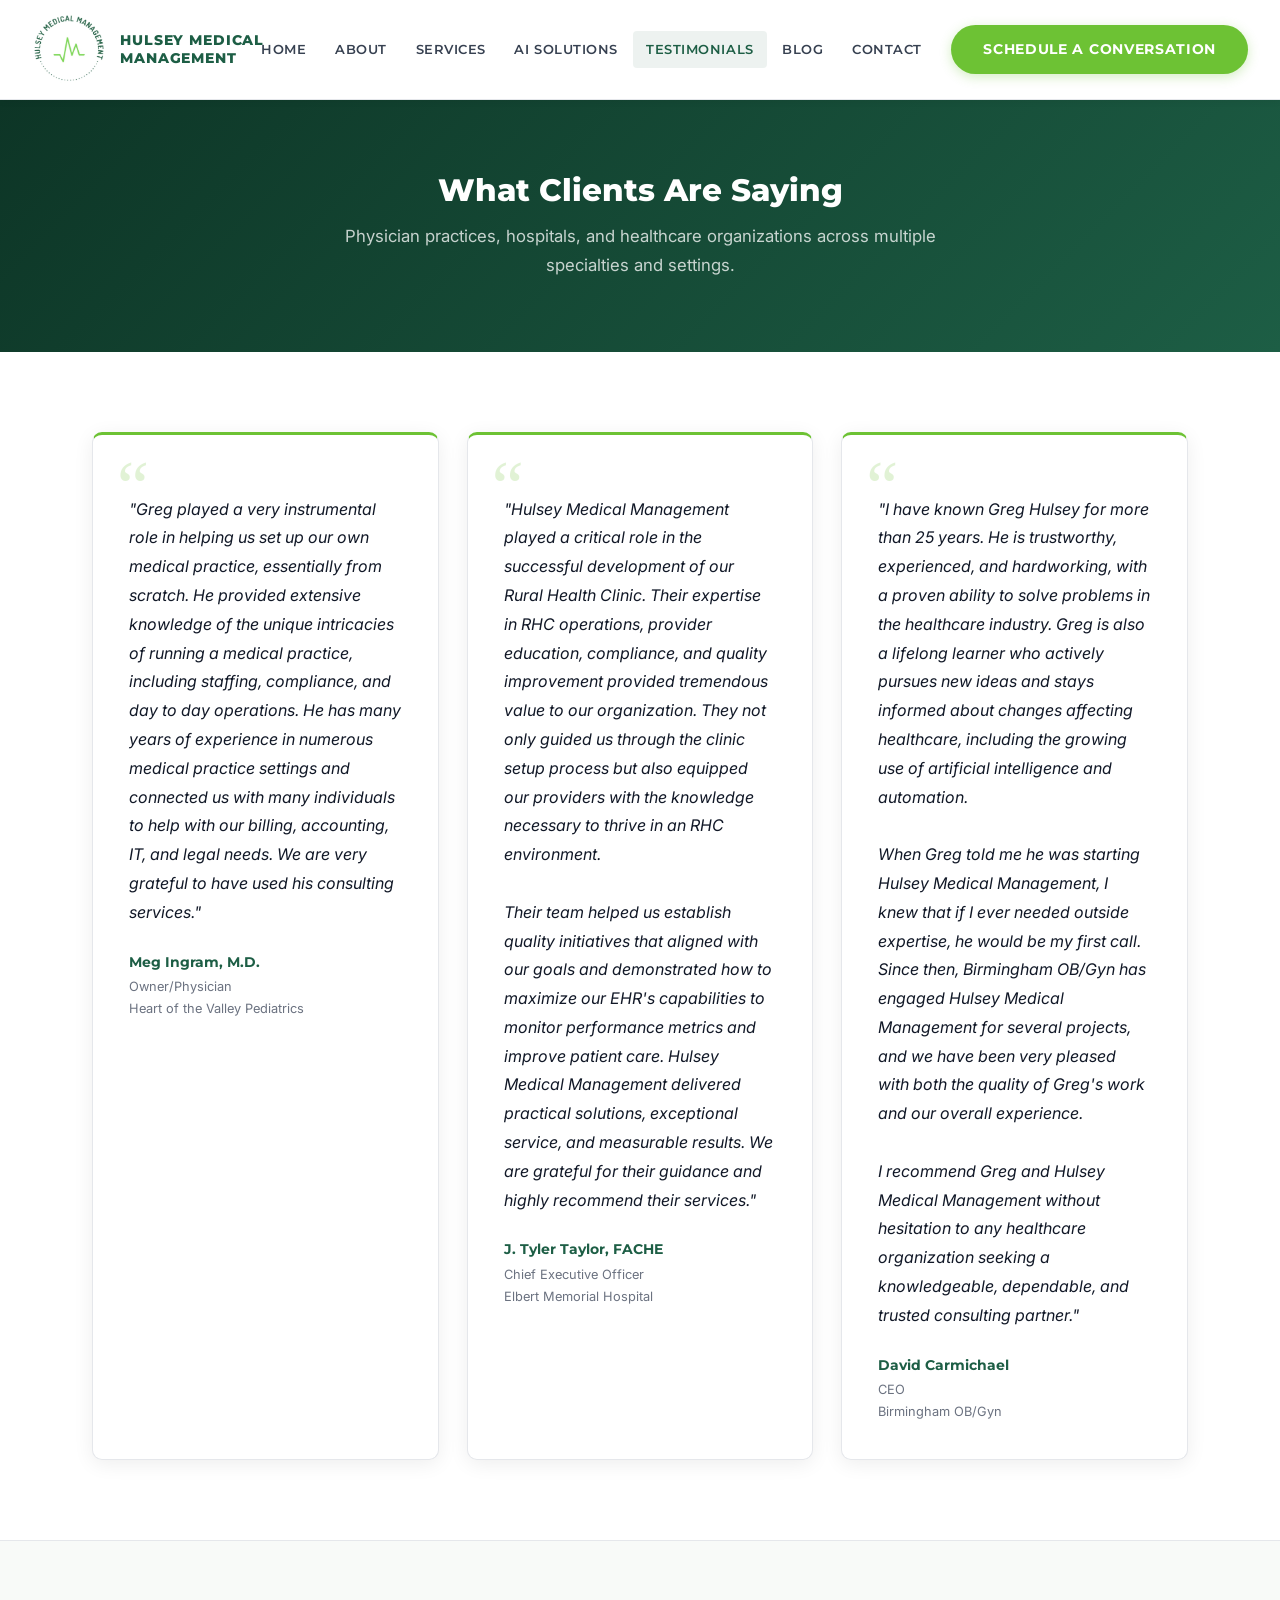
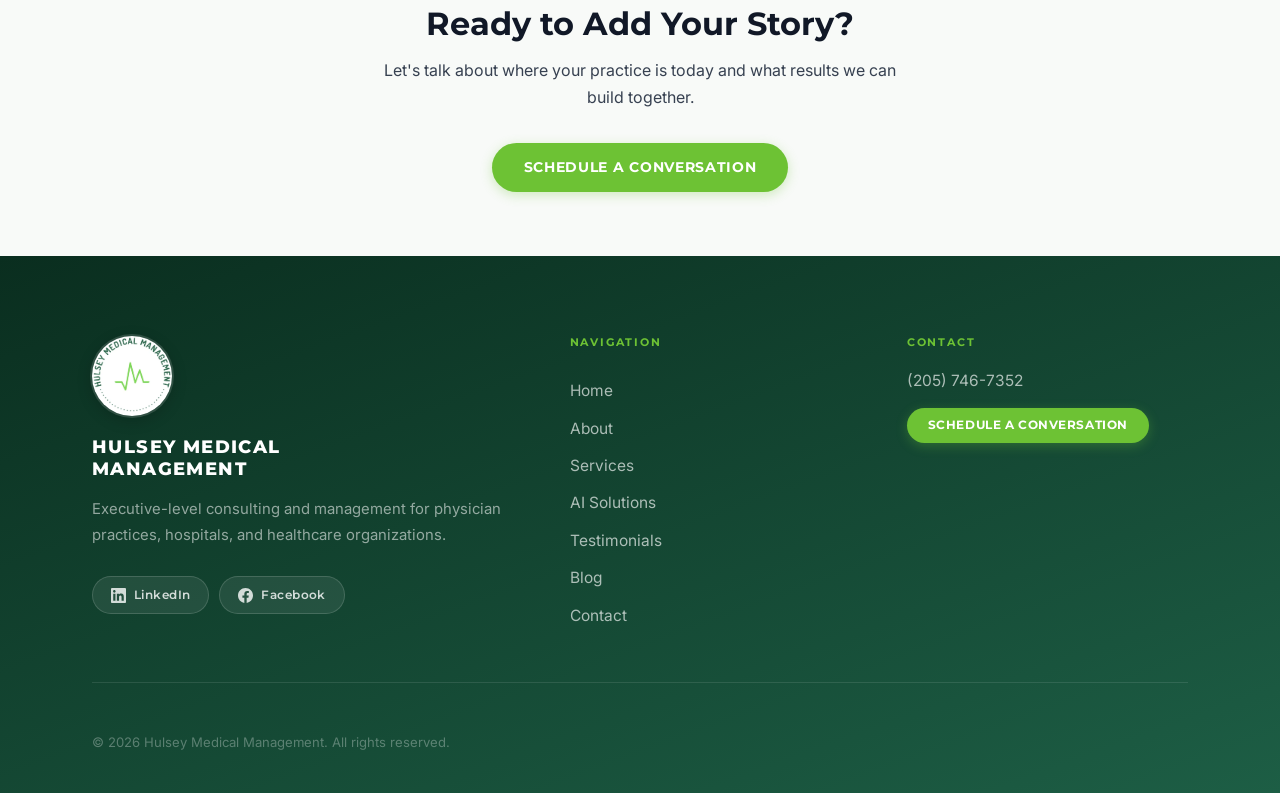
<file: testimonials.html>
﻿<!DOCTYPE html>
<html lang="en">
<head>
  <meta charset="UTF-8" />
  <meta name="viewport" content="width=device-width, initial-scale=1.0" />
  <title>Testimonials | Hulsey Medical Management</title>
  <meta name="description" content="What physicians and healthcare leaders say about working with Hulsey Medical Management." />
  <link rel="stylesheet" href="css/styles.css?v=8" />
</head>
<body>

  <nav class="nav" role="navigation" aria-label="Main navigation">
    <div class="nav__inner">
      <a href="index.html" class="nav__logo"><img src="images/logo.png" alt="Hulsey Medical Management" /><span class="nav__logo-text">Hulsey Medical<br>Management</span></a>
      <ul class="nav__links" role="list">
        <li><a href="index.html">Home</a></li>
        <li><a href="about.html">About</a></li>
        <li><a href="services.html">Services</a></li>
        <li><a href="ai-services.html">AI Solutions</a></li>
        <li><a href="testimonials.html">Testimonials</a></li>
        <li><a href="blog.html">Blog</a></li>
        <li><a href="contact.html">Contact</a></li>
      </ul>
      <div class="nav__actions">
        <a href="contact.html" class="btn btn--primary nav__cta">Schedule a Conversation</a>
        <button class="nav__hamburger" aria-label="Toggle menu"><span></span><span></span><span></span></button>
      </div>
    </div>
  </nav>
  <nav class="nav__mobile" aria-label="Mobile navigation">
    <a href="index.html">Home</a><a href="about.html">About</a><a href="services.html">Services</a>
    <a href="ai-services.html">AI Solutions</a><a href="testimonials.html">Testimonials</a>
    <a href="blog.html">Blog</a><a href="contact.html">Contact</a>
  </nav>

  <header class="page-header">
    <div class="container">
      <div class="fade-in">
        <h1>What Clients Are Saying</h1>
        <p>Physician practices, hospitals, and healthcare organizations across multiple specialties and settings.</p>
      </div>
    </div>
  </header>

  <section class="section">
    <div class="container">
      <div class="testimonials-grid">

        <article class="testimonial-card fade-in">
          <p class="testimonial-card__quote">"Greg played a very instrumental role in helping us set up our own medical practice, essentially from scratch. He provided extensive knowledge of the unique intricacies of running a medical practice, including staffing, compliance, and day to day operations. He has many years of experience in numerous medical practice settings and connected us with many individuals to help with our billing, accounting, IT, and legal needs. We are very grateful to have used his consulting services."</p>
          <div class="testimonial-card__attr">
            <div>
              <div class="testimonial-card__name">Meg Ingram, M.D.</div>
              <div class="testimonial-card__role">Owner/Physician</div>
              <div class="testimonial-card__role">Heart of the Valley Pediatrics</div>
            </div>
          </div>
        </article>

        <article class="testimonial-card fade-in">
          <p class="testimonial-card__quote">"Hulsey Medical Management played a critical role in the successful development of our Rural Health Clinic. Their expertise in RHC operations, provider education, compliance, and quality improvement provided tremendous value to our organization. They not only guided us through the clinic setup process but also equipped our providers with the knowledge necessary to thrive in an RHC environment.<br><br>Their team helped us establish quality initiatives that aligned with our goals and demonstrated how to maximize our EHR's capabilities to monitor performance metrics and improve patient care. Hulsey Medical Management delivered practical solutions, exceptional service, and measurable results. We are grateful for their guidance and highly recommend their services."</p>
          <div class="testimonial-card__attr">
            <div>
              <div class="testimonial-card__name">J. Tyler Taylor, FACHE</div>
              <div class="testimonial-card__role">Chief Executive Officer</div>
              <div class="testimonial-card__role">Elbert Memorial Hospital</div>
            </div>
          </div>
        </article>

        <article class="testimonial-card fade-in">
          <p class="testimonial-card__quote">"I have known Greg Hulsey for more than 25 years. He is trustworthy, experienced, and hardworking, with a proven ability to solve problems in the healthcare industry. Greg is also a lifelong learner who actively pursues new ideas and stays informed about changes affecting healthcare, including the growing use of artificial intelligence and automation.<br><br>When Greg told me he was starting Hulsey Medical Management, I knew that if I ever needed outside expertise, he would be my first call. Since then, Birmingham OB/Gyn has engaged Hulsey Medical Management for several projects, and we have been very pleased with both the quality of Greg's work and our overall experience.<br><br>I recommend Greg and Hulsey Medical Management without hesitation to any healthcare organization seeking a knowledgeable, dependable, and trusted consulting partner."</p>
          <div class="testimonial-card__attr">
            <div>
              <div class="testimonial-card__name">David Carmichael</div>
              <div class="testimonial-card__role">CEO</div>
              <div class="testimonial-card__role">Birmingham OB/Gyn</div>
            </div>
          </div>
        </article>

      </div>
    </div>
  </section>

  <div class="cta-strip">
    <div class="container">
      <div class="fade-in">
        <h2>Ready to Add Your Story?</h2>
        <p>Let's talk about where your practice is today and what results we can build together.</p>
        <a href="contact.html" class="btn btn--primary">Schedule a Conversation</a>
      </div>
    </div>
  </div>

  <footer class="footer">
    <div class="container">
      <div class="footer__inner">
        <div class="footer__brand">
          <img src="images/logo.png" alt="Hulsey Medical Management" class="footer__logo" />
          <div class="footer__brand-name">Hulsey Medical<br>Management</div>
          <p>Executive-level consulting and management for physician practices, hospitals, and healthcare organizations.</p>
          <div class="footer__social">
            <a href="https://www.linkedin.com/company/109544073" target="_blank" rel="noopener" class="footer__social-link"><svg xmlns="http://www.w3.org/2000/svg" width="15" height="15" viewBox="0 0 24 24" fill="currentColor"><path d="M20.447 20.452h-3.554v-5.569c0-1.328-.027-3.037-1.852-3.037-1.853 0-2.136 1.445-2.136 2.939v5.667H9.351V9h3.414v1.561h.046c.477-.9 1.637-1.85 3.37-1.85 3.601 0 4.267 2.37 4.267 5.455v6.286zM5.337 7.433c-1.144 0-2.063-.926-2.063-2.065 0-1.138.92-2.063 2.063-2.063 1.14 0 2.064.925 2.064 2.063 0 1.139-.925 2.065-2.064 2.065zm1.782 13.019H3.555V9h3.564v11.452zM22.225 0H1.771C.792 0 0 .774 0 1.729v20.542C0 23.227.792 24 1.771 24h20.451C23.2 24 24 23.227 24 22.271V1.729C24 .774 23.2 0 22.222 0h.003z"/></svg> LinkedIn</a>
            <a href="https://www.facebook.com/profile.php?id=61579314591625" target="_blank" rel="noopener" class="footer__social-link"><svg xmlns="http://www.w3.org/2000/svg" width="15" height="15" viewBox="0 0 24 24" fill="currentColor"><path d="M24 12.073c0-6.627-5.373-12-12-12s-12 5.373-12 12c0 5.99 4.388 10.954 10.125 11.854v-8.385H7.078v-3.47h3.047V9.43c0-3.007 1.792-4.669 4.533-4.669 1.312 0 2.686.235 2.686.235v2.953H15.83c-1.491 0-1.956.925-1.956 1.874v2.25h3.328l-.532 3.47h-2.796v8.385C19.612 23.027 24 18.062 24 12.073z"/></svg> Facebook</a>
          </div>
        </div>
        <div>
          <h4>Navigation</h4>
          <ul class="footer__links">
            <li><a href="index.html">Home</a></li>
            <li><a href="about.html">About</a></li>
            <li><a href="services.html">Services</a></li>
            <li><a href="ai-services.html">AI Solutions</a></li>
            <li><a href="testimonials.html">Testimonials</a></li>
            <li><a href="blog.html">Blog</a></li>
            <li><a href="contact.html">Contact</a></li>
          </ul>
        </div>
        <div class="footer__contact">
          <h4>Contact</h4>
          <p><a href="tel:+12057467352">(205) 746-7352</a></p>
          <a href="contact.html" class="btn btn--primary btn--small footer__cta">Schedule a Conversation</a>
        </div>
      </div>
      <div class="footer__bottom">
        <p>&copy; 2026 Hulsey Medical Management. All rights reserved.</p>
        
      </div>
    </div>
  </footer>

  <script src="js/main.js"></script>
</body>
</html>
</file>
<file: css/styles.css>
/* ============================================================
   HMM Website — Shared Stylesheet
   Colors: #1D5E45 (dark green), #6DC234 (lime), #f8faf8 (off-white)
   ============================================================ */

@import url('https://fonts.googleapis.com/css2?family=Montserrat:wght@400;600;700;800&family=Inter:wght@300;400;500;600&display=swap');

:root {
  --dark-green: #1D5E45;
  --lime-green: #6DC234;
  --lime-hover: #5aaa28;
  --off-white: #f8faf8;
  --border: #e5e7eb;
  --white: #ffffff;
  --text-dark: #111827;
  --text-body: #374151;
  --text-light: #6b7280;
  --shadow-sm: 0 1px 4px rgba(0,0,0,0.06);
  --shadow: 0 4px 20px rgba(0,0,0,0.07);
  --shadow-hover: 0 8px 32px rgba(0,0,0,0.12);
  --nav-height: 100px;
  --radius: 8px;
  --transition: all 0.25s ease;
}

*, *::before, *::after { box-sizing: border-box; margin: 0; padding: 0; }
html { scroll-behavior: smooth; font-size: 16px; }

body {
  font-family: 'Inter', system-ui, sans-serif;
  color: var(--text-body);
  background: var(--white);
  line-height: 1.7;
  padding-top: var(--nav-height);
}

img { max-width: 100%; height: auto; display: block; }
a { color: inherit; text-decoration: none; }
ul { list-style: none; }

/* ── Typography ── */
h1, h2, h3, h4 {
  font-family: 'Montserrat', sans-serif;
  font-weight: 700;
  line-height: 1.2;
  color: var(--text-dark);
}
h1 { font-size: clamp(2rem, 4.5vw, 3.6rem); font-weight: 800; }
h2 { font-size: clamp(1.6rem, 3vw, 2.5rem); }
h3 { font-size: clamp(1.1rem, 2vw, 1.35rem); }
h4 { font-size: 1rem; }
p { margin-bottom: 1.1rem; }
p:last-child { margin-bottom: 0; }

/* ── Layout ── */
.container { max-width: 1160px; margin: 0 auto; padding: 0 2rem; }

.section { padding: 80px 0; }
.section--tinted { background: var(--off-white); }

.section__header { text-align: center; margin-bottom: 56px; }
.section__header h2 { margin-bottom: 0.85rem; color: var(--text-dark); }
.section__header p { font-size: 1.05rem; max-width: 680px; margin: 0 auto; color: var(--text-body); }

.section__divider {
  width: 48px; height: 3px;
  background: var(--lime-green);
  border-radius: 2px;
  margin: 1rem auto 0;
}

/* ============================================================
   NAVIGATION — White bar
   ============================================================ */

.nav {
  position: fixed;
  top: 0; left: 0; right: 0;
  height: var(--nav-height);
  background: var(--white);
  z-index: 1000;
  border-bottom: 1px solid var(--border);
  box-shadow: 0 1px 8px rgba(0,0,0,0.06);
}

.nav__inner {
  display: grid;
  grid-template-columns: auto 1fr auto;
  align-items: center;
  height: 100%;
  max-width: 1280px;
  margin: 0 auto;
  padding: 0 2rem;
  gap: 1rem;
}

.nav__logo { display: flex; align-items: center; gap: 0.9rem; }
.nav__logo img { height: 72px; width: auto; object-fit: contain; flex-shrink: 0; }
.nav__logo-text {
  font-family: 'Montserrat', sans-serif;
  font-size: 0.88rem;
  font-weight: 800;
  letter-spacing: 0.06em;
  text-transform: uppercase;
  color: var(--dark-green);
  line-height: 1.25;
  white-space: nowrap;
}

.nav__links {
  display: flex;
  align-items: center;
  justify-content: center;
  gap: 0.1rem;
}

.nav__actions {
  display: flex;
  align-items: center;
  justify-content: flex-end;
  gap: 0.75rem;
}

.nav__cta {
  padding: 0.55rem 1.3rem;
  font-size: 0.75rem;
  white-space: nowrap;
}

.nav__links a {
  display: inline-block;
  padding: 0.45rem 0.85rem;
  color: var(--text-body);
  font-family: 'Montserrat', sans-serif;
  font-size: 0.8rem;
  font-weight: 600;
  letter-spacing: 0.04em;
  text-transform: uppercase;
  border-radius: 4px;
  transition: var(--transition);
  white-space: nowrap;
}

.nav__links a:hover {
  color: var(--dark-green);
  background: rgba(29,94,69,0.06);
}

.nav__links a.active {
  color: var(--dark-green);
  background: rgba(29,94,69,0.08);
}

/* Mobile hamburger */
.nav__hamburger {
  display: none;
  flex-direction: column;
  gap: 5px;
  cursor: pointer;
  padding: 8px;
  background: none;
  border: none;
}
.nav__hamburger span {
  display: block;
  width: 24px; height: 2px;
  background: var(--text-dark);
  border-radius: 2px;
  transition: var(--transition);
}
.nav__hamburger.open span:nth-child(1) { transform: translateY(7px) rotate(45deg); }
.nav__hamburger.open span:nth-child(2) { opacity: 0; }
.nav__hamburger.open span:nth-child(3) { transform: translateY(-7px) rotate(-45deg); }

.nav__mobile {
  display: none;
  position: fixed;
  top: var(--nav-height);
  left: 0; right: 0;
  background: var(--white);
  border-bottom: 1px solid var(--border);
  padding: 1rem 2rem 1.5rem;
  z-index: 999;
  flex-direction: column;
  gap: 0.15rem;
  box-shadow: 0 8px 24px rgba(0,0,0,0.08);
}
.nav__mobile.open { display: flex; }
.nav__mobile a {
  color: var(--text-body);
  font-family: 'Montserrat', sans-serif;
  font-size: 0.88rem;
  font-weight: 600;
  letter-spacing: 0.04em;
  text-transform: uppercase;
  padding: 0.65rem 0.75rem;
  border-radius: 4px;
  transition: var(--transition);
}
.nav__mobile a:hover { color: var(--dark-green); background: rgba(29,94,69,0.05); }
.nav__mobile a.active { color: var(--dark-green); font-weight: 700; }

/* ============================================================
   BUTTONS
   ============================================================ */

.btn {
  display: inline-block;
  padding: 0.8rem 2rem;
  border-radius: 50px;
  font-family: 'Montserrat', sans-serif;
  font-size: 0.85rem;
  font-weight: 700;
  letter-spacing: 0.05em;
  text-transform: uppercase;
  transition: var(--transition);
  cursor: pointer;
  border: none;
}
.btn--primary {
  background: var(--lime-green);
  color: var(--white);
  box-shadow: 0 3px 12px rgba(109,194,52,0.3);
}
.btn--primary:hover {
  background: var(--lime-hover);
  transform: translateY(-2px);
  box-shadow: 0 6px 20px rgba(109,194,52,0.4);
}
.btn--small {
  padding: 0.5rem 1.3rem;
  font-size: 0.72rem;
}
.btn--outline {
  background: transparent;
  color: var(--white);
  border: 2px solid rgba(255,255,255,0.55);
}
.btn--outline:hover {
  background: rgba(255,255,255,0.1);
  border-color: var(--white);
  transform: translateY(-2px);
}
.btn--green {
  background: var(--dark-green);
  color: var(--white);
}
.btn--green:hover {
  background: #174d38;
  transform: translateY(-2px);
  box-shadow: var(--shadow-hover);
}
.btn--ghost {
  background: transparent;
  color: var(--dark-green);
  border: 2px solid var(--dark-green);
}
.btn--ghost:hover {
  background: var(--dark-green);
  color: var(--white);
  transform: translateY(-2px);
}

/* ============================================================
   HERO
   ============================================================ */

.hero__logo { margin-bottom: 2rem; }
.hero__logo img {
  width: 180px;
  height: 180px;
  object-fit: cover;
  margin: 0 auto;
  border-radius: 50%;
  box-shadow: 0 0 0 3px rgba(109,194,52,0.5), 0 0 0 14px rgba(109,194,52,0.08), 0 8px 40px rgba(0,0,0,0.3);
}

.hero {
  position: relative;
  min-height: calc(90vh - var(--nav-height));
  display: flex;
  align-items: center;
  justify-content: center;
  text-align: center;
  background: linear-gradient(135deg, #0d3526 0%, var(--dark-green) 55%, #1a6b4a 100%);
  overflow: hidden;
}
.hero::before {
  content: '';
  position: absolute; inset: 0;
  background:
    radial-gradient(ellipse 55% 55% at 15% 85%, rgba(109,194,52,0.07) 0%, transparent 70%),
    radial-gradient(ellipse 40% 40% at 85% 15%, rgba(109,194,52,0.05) 0%, transparent 70%);
  pointer-events: none;
}
.hero__content {
  position: relative; z-index: 1;
  max-width: 820px;
  padding: 4rem 2rem;
}
.hero__eyebrow {
  display: inline-block;
  background: rgba(109,194,52,0.15);
  color: var(--lime-green);
  font-family: 'Montserrat', sans-serif;
  font-size: 0.75rem; font-weight: 700;
  letter-spacing: 0.16em; text-transform: uppercase;
  padding: 0.35rem 1.1rem;
  border-radius: 50px;
  border: 1px solid rgba(109,194,52,0.28);
  margin-bottom: 1.5rem;
}
.hero h1 { color: var(--white); margin-bottom: 1.4rem; }
.hero__sub {
  font-size: 1.1rem;
  color: rgba(255,255,255,0.78);
  max-width: 640px;
  margin: 0 auto 2.5rem;
  line-height: 1.8;
}
.hero__cta { display: flex; gap: 1rem; justify-content: center; flex-wrap: wrap; }

/* ============================================================
   HOME — INTRO BLOCK
   ============================================================ */

.intro-block { padding: 80px 0; }
.intro-block__inner { max-width: 820px; margin: 0 auto; text-align: center; }
.intro-block h2 { font-size: clamp(1.5rem, 2.8vw, 2.1rem); margin-bottom: 1.25rem; }
.intro-block p { font-size: 1.05rem; line-height: 1.85; }

/* ============================================================
   HOME — SERVICE PREVIEW CARDS
   ============================================================ */

.preview-grid {
  display: grid;
  grid-template-columns: repeat(auto-fit, minmax(230px, 1fr));
  gap: 1.25rem;
}
.preview-card {
  background: var(--white);
  border-radius: var(--radius);
  padding: 1.75rem 1.5rem;
  border: 1px solid var(--border);
  border-top: 3px solid var(--lime-green);
  box-shadow: var(--shadow-sm);
  transition: var(--transition);
}
.preview-card:hover {
  transform: translateY(-3px);
  box-shadow: var(--shadow);
  border-top-color: var(--dark-green);
}
.preview-card h4 { color: var(--dark-green); margin-bottom: 0.5rem; font-size: 0.95rem; }
.preview-card p { font-size: 0.88rem; line-height: 1.65; margin: 0; }

/* ============================================================
   STAT NUMBERS (used on Home + About)
   ============================================================ */

.stats-row {
  display: grid;
  grid-template-columns: repeat(auto-fit, minmax(160px, 1fr));
  gap: 2rem;
  text-align: center;
}
.stat__number {
  font-family: 'Montserrat', sans-serif;
  font-size: 2.8rem; font-weight: 800;
  color: var(--dark-green);
  line-height: 1;
  margin-bottom: 0.4rem;
}
.stat__label { font-size: 0.85rem; color: var(--text-light); font-weight: 500; }

/* ============================================================
   ABOUT PAGE
   ============================================================ */

.about-layout {
  display: grid;
  grid-template-columns: 1fr 2fr;
  gap: 4rem;
  align-items: start;
}
.about-photo { position: sticky; top: calc(var(--nav-height) + 2rem); }
.about-photo img {
  width: 100%; border-radius: 12px;
  box-shadow: var(--shadow-hover);
  border: 3px solid var(--white);
}
.about-photo__tag {
  margin-top: 1rem;
  background: var(--dark-green);
  color: var(--white);
  text-align: center;
  padding: 0.75rem 1rem;
  border-radius: var(--radius);
}
.about-photo__tag strong { font-family: 'Montserrat',sans-serif; font-size: 1.05rem; }
.about-photo__tag span { font-size: 1.05rem; }

.about-stats {
  display: grid;
  grid-template-columns: repeat(3, 1fr);
  gap: 1.5rem;
  margin: 2rem 0;
  padding: 1.75rem;
  background: var(--off-white);
  border-radius: 10px;
  border: 1px solid var(--border);
}
.about-content h2 { margin-bottom: 1.25rem; }
.about-content p { font-size: 1.02rem; line-height: 1.85; }

/* ============================================================
   ACCORDION — Services
   ============================================================ */

.accordion-list {
  max-width: 860px;
  margin: 0 auto;
  border-top: 1px solid var(--border);
}

.accordion-item {
  border-bottom: 1px solid var(--border);
}

.accordion-header {
  display: flex;
  align-items: center;
  justify-content: space-between;
  width: 100%;
  padding: 1.4rem 0;
  background: none;
  border: none;
  cursor: pointer;
  text-align: left;
  gap: 1rem;
  transition: var(--transition);
}

.accordion-header:hover .accordion-title {
  color: var(--dark-green);
}

.accordion-title {
  font-family: 'Montserrat', sans-serif;
  font-size: 1.05rem;
  font-weight: 700;
  color: var(--text-dark);
  transition: var(--transition);
  line-height: 1.3;
}

.accordion-icon {
  flex-shrink: 0;
  width: 28px; height: 28px;
  border-radius: 50%;
  border: 1.5px solid var(--border);
  display: flex; align-items: center; justify-content: center;
  transition: var(--transition);
  color: var(--text-light);
}

.accordion-icon svg {
  width: 14px; height: 14px;
  stroke: currentColor;
  transition: transform 0.3s ease;
  fill: none;
  stroke-width: 2.5;
  stroke-linecap: round;
  stroke-linejoin: round;
}

.accordion-body {
  max-height: 0;
  overflow: hidden;
  transition: max-height 0.4s ease, padding 0.3s ease;
}

.accordion-body__inner {
  padding: 0 0 1.75rem 0;
  padding-right: 3rem;
}

.accordion-body__inner p {
  font-size: 0.98rem;
  line-height: 1.85;
  color: var(--text-body);
}

/* Open state */
.accordion-item.open .accordion-title { color: var(--dark-green); }
.accordion-item.open .accordion-icon {
  background: var(--dark-green);
  border-color: var(--dark-green);
  color: var(--white);
}
.accordion-item.open .accordion-icon svg { transform: rotate(180deg); }
.accordion-item.open .accordion-body { max-height: 600px; }

/* ============================================================
   AI SERVICES PAGE
   ============================================================ */

.ai-hero {
  background: linear-gradient(135deg, #0d3526, var(--dark-green));
  padding: 90px 0;
  text-align: center;
  color: var(--white);
}
.ai-hero h1 { color: var(--white); margin-bottom: 1rem; }
.ai-hero p { color: rgba(255,255,255,0.78); font-size: 1.05rem; max-width: 680px; margin: 0 auto; }

.featured-tool {
  background: var(--white);
  border-radius: 12px;
  box-shadow: var(--shadow-hover);
  border: 1px solid var(--border);
  overflow: hidden;
  margin-bottom: 2.5rem;
}
.featured-tool__header {
  background: var(--dark-green);
  padding: 2.5rem;
  text-align: center;
}
.featured-tool__header h2 { color: var(--white); margin-bottom: 0.4rem; }
.featured-tool__header p { color: rgba(255,255,255,0.75); font-size: 1.05rem; margin: 0; }
.featured-tool__body { padding: 2.5rem; }
.featured-tool__body > p { font-size: 1.02rem; line-height: 1.8; margin-bottom: 2rem; }

.features-grid {
  display: grid;
  grid-template-columns: repeat(3, 1fr);
  gap: 1rem;
  margin-bottom: 2.5rem;
}
.feature-item {
  background: var(--off-white);
  border: 1px solid var(--border);
  border-radius: var(--radius);
  padding: 1.2rem;
  display: flex; align-items: flex-start; gap: 0.7rem;
}
.feature-item__icon { font-size: 1.3rem; flex-shrink: 0; margin-top: 0.1rem; }
.feature-item h4 { font-size: 0.88rem; color: var(--dark-green); margin-bottom: 0.2rem; }
.feature-item p { font-size: 0.83rem; line-height: 1.5; margin: 0; }
.featured-tool__ctas { display: flex; flex-direction: column; align-items: center; gap: 1rem; }
.featured-tool__ctas .btn { min-width: 240px; text-align: center; }

.coming-soon {
  background: var(--off-white);
  border: 1px solid var(--border);
  border-radius: 12px;
  padding: 2.5rem;
  text-align: center;
}
.coming-soon h3 { margin-bottom: 0.75rem; }
.coming-soon p { max-width: 560px; margin: 0 auto; }

/* ============================================================
   TESTIMONIALS PAGE
   ============================================================ */

.testimonials-grid {
  display: grid;
  grid-template-columns: repeat(auto-fill, minmax(300px, 1fr));
  gap: 1.75rem;
}
.testimonial-card {
  background: var(--white);
  border-radius: 10px;
  padding: 2.25rem;
  box-shadow: var(--shadow);
  border: 1px solid var(--border);
  border-top: 3px solid var(--lime-green);
  position: relative;
  transition: var(--transition);
}
.testimonial-card:hover {
  transform: translateY(-4px);
  box-shadow: var(--shadow-hover);
}
.testimonial-card::before {
  content: '\201C';
  font-family: Georgia, serif;
  font-size: 4.5rem;
  color: var(--lime-green);
  opacity: 0.2;
  line-height: 1;
  position: absolute;
  top: 1rem; left: 1.5rem;
  pointer-events: none;
}
.testimonial-card__quote {
  font-size: 1rem;
  line-height: 1.8;
  color: var(--text-dark);
  font-style: italic;
  margin-bottom: 1.5rem;
  padding-top: 1.5rem;
}
.testimonial-card__attr { display: flex; align-items: center; gap: 0.85rem; }
.testimonial-card__avatar {
  width: 44px; height: 44px;
  border-radius: 50%;
  background: var(--dark-green);
  display: flex; align-items: center; justify-content: center;
  color: var(--white);
  font-family: 'Montserrat', sans-serif;
  font-weight: 700; font-size: 1rem;
  flex-shrink: 0;
}
.testimonial-card__name { font-family: 'Montserrat',sans-serif; font-weight: 700; color: var(--dark-green); font-size: 0.88rem; margin-bottom: 0.1rem; }
.testimonial-card__role { font-size: 0.8rem; color: var(--text-light); }

/* ============================================================
   BLOG PAGE
   ============================================================ */

.blog-grid {
  display: grid;
  grid-template-columns: repeat(auto-fill, minmax(320px, 1fr));
  gap: 1.75rem;
}
.blog-card {
  background: var(--white);
  border-radius: 10px;
  border: 1px solid var(--border);
  box-shadow: var(--shadow-sm);
  overflow: hidden;
  transition: var(--transition);
  display: flex; flex-direction: column;
}
.blog-card:hover { transform: translateY(-4px); box-shadow: var(--shadow); }
.blog-card__stripe { height: 4px; background: linear-gradient(90deg, var(--dark-green), var(--lime-green)); }
.blog-card__body { padding: 1.75rem; flex-grow: 1; display: flex; flex-direction: column; }
.blog-card__meta { font-size: 0.78rem; color: var(--text-light); text-transform: uppercase; letter-spacing: 0.06em; margin-bottom: 0.65rem; }
.blog-card h3 { font-size: 1.12rem; margin-bottom: 0.75rem; line-height: 1.35; }
.blog-card h3 a { color: var(--text-dark); transition: var(--transition); }
.blog-card h3 a:hover { color: var(--dark-green); }
.blog-card p { font-size: 0.92rem; line-height: 1.7; flex-grow: 1; margin-bottom: 1.25rem; }
.blog-card__link {
  font-family: 'Montserrat',sans-serif; font-size: 0.8rem; font-weight: 700;
  letter-spacing: 0.05em; text-transform: uppercase;
  color: var(--lime-green); display: inline-flex; align-items: center; gap: 0.35rem;
  transition: var(--transition);
}
.blog-card__link:hover { color: var(--dark-green); gap: 0.55rem; }

/* ============================================================
   BLOG POST PAGE
   ============================================================ */

.post-header {
  background: var(--dark-green);
  padding: 72px 0 56px;
  text-align: center;
  color: var(--white);
}
.post-header__meta { font-size: 0.8rem; color: rgba(255,255,255,0.55); text-transform: uppercase; letter-spacing: 0.08em; margin-bottom: 1rem; }
.post-header h1 { color: var(--white); font-size: clamp(1.7rem, 3.5vw, 2.8rem); max-width: 780px; margin: 0 auto 1rem; }
.post-header__author { color: rgba(255,255,255,0.72); font-size: 0.92rem; }

.post-body { max-width: 760px; margin: 0 auto; padding: 64px 2rem; }
.post-body p { font-size: 1.03rem; line-height: 1.9; color: var(--text-body); margin-bottom: 1.35rem; }
.post-body h2 { font-size: 1.55rem; margin: 2.5rem 0 0.9rem; }
.post-body h3 { font-size: 1.2rem; color: var(--dark-green); margin: 1.75rem 0 0.65rem; }
.post-body h4 { font-size: 1rem; color: var(--dark-green); margin: 1.35rem 0 0.45rem; }
.post-body ol, .post-body ul { margin: 1rem 0 1.5rem 1.5rem; }
.post-body li { font-size: 1.02rem; line-height: 1.8; color: var(--text-body); margin-bottom: 0.5rem; }
.post-body ol { list-style: decimal; }
.post-body ul { list-style: disc; }
.post-back { text-align: center; padding: 2rem 0 4rem; border-top: 1px solid var(--border); margin-top: 3rem; }

/* ============================================================
   CONTACT PAGE
   ============================================================ */

.contact-layout {
  display: grid;
  grid-template-columns: 1fr 1.6fr;
  gap: 4rem;
  align-items: start;
}
.contact-info h3 { margin-bottom: 0.5rem; }
.contact-info > p { font-size: 1rem; line-height: 1.75; margin-bottom: 2rem; }

.contact-detail { display: flex; align-items: flex-start; gap: 1rem; margin-bottom: 1.25rem; }
.contact-detail__icon {
  width: 42px; height: 42px;
  background: var(--off-white);
  border: 1px solid var(--border);
  border-radius: 50%;
  display: flex; align-items: center; justify-content: center;
  font-size: 1rem; flex-shrink: 0;
}
.contact-detail__text strong { display: block; font-family: 'Montserrat',sans-serif; font-size: 0.75rem; text-transform: uppercase; letter-spacing: 0.06em; color: var(--text-light); margin-bottom: 0.15rem; }
.contact-detail__text a, .contact-detail__text span { font-size: 0.93rem; color: var(--dark-green); font-weight: 500; transition: var(--transition); }
.contact-detail__text a:hover { color: var(--lime-green); }

.social-links { display: flex; gap: 0.65rem; margin-top: 2rem; flex-wrap: wrap; }
.social-link {
  display: inline-flex; align-items: center; gap: 0.45rem;
  padding: 0.55rem 1.1rem;
  border-radius: 50px;
  background: var(--off-white);
  border: 1px solid var(--border);
  color: var(--dark-green);
  font-family: 'Montserrat',sans-serif; font-size: 0.78rem; font-weight: 700;
  transition: var(--transition);
}
.social-link:hover { background: var(--dark-green); color: var(--white); border-color: var(--dark-green); }

.contact-form {
  background: var(--white);
  border-radius: 12px;
  box-shadow: var(--shadow-hover);
  border: 1px solid var(--border);
  padding: 2.25rem;
}
.contact-form h3 { margin-bottom: 1.75rem; font-size: 1.35rem; }
.form-group { margin-bottom: 1.1rem; }
.form-group label {
  display: block;
  font-family: 'Montserrat',sans-serif; font-size: 0.75rem; font-weight: 600;
  text-transform: uppercase; letter-spacing: 0.05em;
  color: var(--text-light); margin-bottom: 0.45rem;
}
.form-group input, .form-group textarea {
  width: 100%;
  padding: 0.8rem 1rem;
  border: 1.5px solid var(--border);
  border-radius: var(--radius);
  font-family: 'Inter', sans-serif; font-size: 0.93rem;
  color: var(--text-dark); background: var(--off-white);
  transition: var(--transition); outline: none;
}
.form-group input:focus, .form-group textarea:focus {
  border-color: var(--dark-green);
  background: var(--white);
  box-shadow: 0 0 0 3px rgba(29,94,69,0.08);
}
.form-group textarea { height: 130px; resize: vertical; }
.form-row { display: grid; grid-template-columns: 1fr 1fr; gap: 1rem; }
.form-submit { margin-top: 0.5rem; }
.form-submit .btn { width: 100%; }

/* ============================================================
   PAGE HEADER (shared dark green banner on inner pages)
   ============================================================ */

.page-header {
  background: linear-gradient(135deg, #0d3526, var(--dark-green));
  padding: 72px 0;
  text-align: center;
  color: var(--white);
}
.page-header h1 { color: var(--white); margin-bottom: 0.85rem; font-size: clamp(1.4rem, 2.4vw, 2.2rem); }
.page-header p { color: rgba(255,255,255,0.76); font-size: 1.05rem; max-width: 640px; margin: 0 auto; }

.eyebrow {
  display: inline-block;
  background: rgba(109,194,52,0.15);
  color: var(--lime-green);
  font-family: 'Montserrat',sans-serif;
  font-size: 0.73rem; font-weight: 700;
  letter-spacing: 0.14em; text-transform: uppercase;
  padding: 0.35rem 1.1rem;
  border-radius: 50px;
  border: 1px solid rgba(109,194,52,0.28);
  margin-bottom: 1.1rem;
}

/* ============================================================
   CTA STRIP (lightweight, before footer)
   ============================================================ */

.cta-strip {
  background: var(--off-white);
  border-top: 1px solid var(--border);
  padding: 64px 0;
  text-align: center;
}
.cta-strip h2 { margin-bottom: 0.85rem; font-size: clamp(1.4rem, 2.5vw, 2rem); }
.cta-strip p { color: var(--text-body); font-size: 1rem; max-width: 520px; margin: 0 auto 2rem; }

/* ============================================================
   FOOTER
   ============================================================ */

.footer {
  background: linear-gradient(160deg, #0a2e1f 0%, var(--dark-green) 100%);
  color: rgba(255,255,255,0.72);
  padding: 5rem 0 2.5rem;
}
.footer__inner {
  display: grid;
  grid-template-columns: 1.5fr 1fr 1fr;
  gap: 3.5rem;
  margin-bottom: 3rem;
  padding-bottom: 3rem;
  border-bottom: 1px solid rgba(255,255,255,0.1);
}
.footer__logo {
  width: 80px;
  height: 80px;
  object-fit: cover;
  border-radius: 50%;
  margin-bottom: 1.25rem;
  box-shadow: 0 0 0 2px rgba(255,255,255,0.15), 0 4px 16px rgba(0,0,0,0.2);
}
.footer__brand-name {
  font-family: 'Montserrat', sans-serif;
  font-size: 1.1rem;
  font-weight: 800;
  color: var(--white);
  text-transform: uppercase;
  letter-spacing: 0.08em;
  line-height: 1.25;
  margin-bottom: 1rem;
}
.footer__brand p { color: rgba(255,255,255,0.55); font-size: 0.93rem; line-height: 1.75; margin-bottom: 1.75rem; }
.footer__social { display: flex; gap: 0.65rem; flex-wrap: wrap; }
.footer__social-link {
  display: inline-flex; align-items: center; gap: 0.5rem;
  padding: 0.5rem 1.1rem;
  background: rgba(255,255,255,0.08);
  border: 1px solid rgba(255,255,255,0.15);
  border-radius: 50px;
  color: rgba(255,255,255,0.8);
  font-family: 'Montserrat', sans-serif;
  font-size: 0.76rem; font-weight: 600; letter-spacing: 0.04em;
  transition: var(--transition);
}
.footer__social-link:hover { background: var(--lime-green); border-color: var(--lime-green); color: var(--white); }
.footer__social-link svg { flex-shrink: 0; }
.footer h4 {
  color: var(--lime-green);
  font-family: 'Montserrat', sans-serif;
  font-size: 0.7rem; font-weight: 700;
  text-transform: uppercase; letter-spacing: 0.16em;
  margin-bottom: 1.5rem;
}
.footer__links { display: flex; flex-direction: column; gap: 0.05rem; }
.footer__links a {
  display: block;
  color: rgba(255,255,255,0.65);
  font-size: 0.97rem;
  padding: 0.32rem 0;
  transition: var(--transition);
}
.footer__links a:hover { color: var(--white); padding-left: 0.4rem; }
.footer__contact p { color: rgba(255,255,255,0.65); font-size: 0.97rem; line-height: 1; margin-bottom: 0.9rem; }
.footer__contact a { color: rgba(255,255,255,0.65); transition: var(--transition); }
.footer__contact a:hover { color: var(--lime-green); }
.footer__contact .btn, .footer__contact .btn:hover { color: var(--white); }
.footer__cta { display: inline-block; margin-top: 0.3rem; }
.footer__bottom {
  display: flex; justify-content: space-between; align-items: center; gap: 1rem; flex-wrap: wrap;
}
.footer__bottom p { color: rgba(255,255,255,0.3); font-size: 0.82rem; margin: 0; }

/* ============================================================
   SCROLL ANIMATIONS
   ============================================================ */

.fade-in { opacity: 0; transform: translateY(20px); transition: opacity 0.6s ease, transform 0.6s ease; }
.fade-in.visible { opacity: 1; transform: translateY(0); }
.fade-in-delay-1 { transition-delay: 0.1s; }
.fade-in-delay-2 { transition-delay: 0.2s; }
.fade-in-delay-3 { transition-delay: 0.3s; }
.fade-in-delay-4 { transition-delay: 0.4s; }

/* ============================================================
   RESPONSIVE
   ============================================================ */

@media (max-width: 900px) {
  .nav__inner { display: flex; justify-content: space-between; }
  .nav__links { display: none; }
  .nav__cta { display: none; }
  .nav__hamburger { display: flex; }
  .about-layout { grid-template-columns: 1fr; }
  .about-photo { position: static; }
  .about-photo img { max-width: 300px; margin: 0 auto; }
  .about-stats { grid-template-columns: 1fr 1fr; }
  .features-grid { grid-template-columns: 1fr 1fr; }
  .contact-layout { grid-template-columns: 1fr; }
  .footer__inner { grid-template-columns: 1fr 1fr; }
  .form-row { grid-template-columns: 1fr; }
  .accordion-body__inner { padding-right: 0; }
}

@media (max-width: 600px) {
  .section { padding: 56px 0; }
  .hero { min-height: 85vh; }
  .hero__content { padding: 3rem 1.5rem; }
  .footer__inner { grid-template-columns: 1fr; gap: 2rem; }
  .about-stats { grid-template-columns: 1fr; }
  .features-grid { grid-template-columns: 1fr; }
  .hero__cta { flex-direction: column; align-items: center; }
  .testimonials-grid { grid-template-columns: 1fr; }
  .blog-grid { grid-template-columns: 1fr; }
}
</file>
